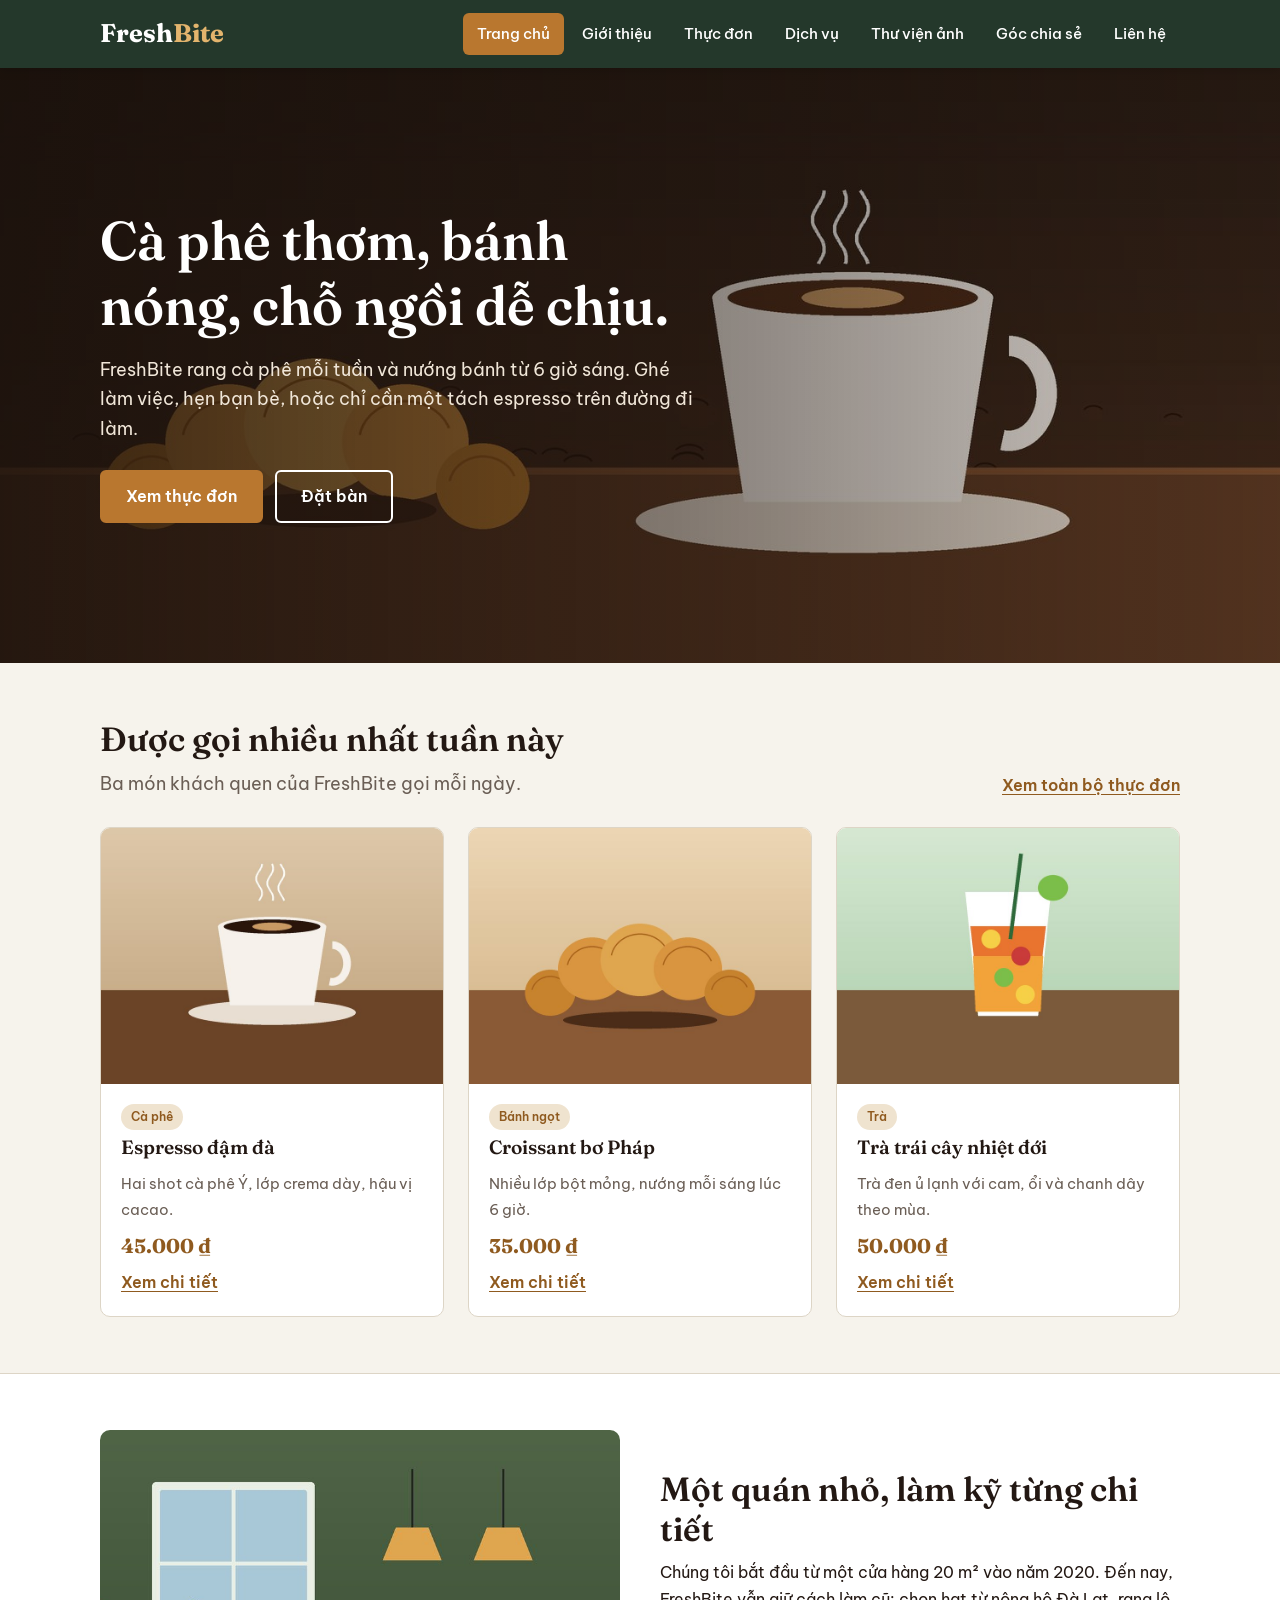
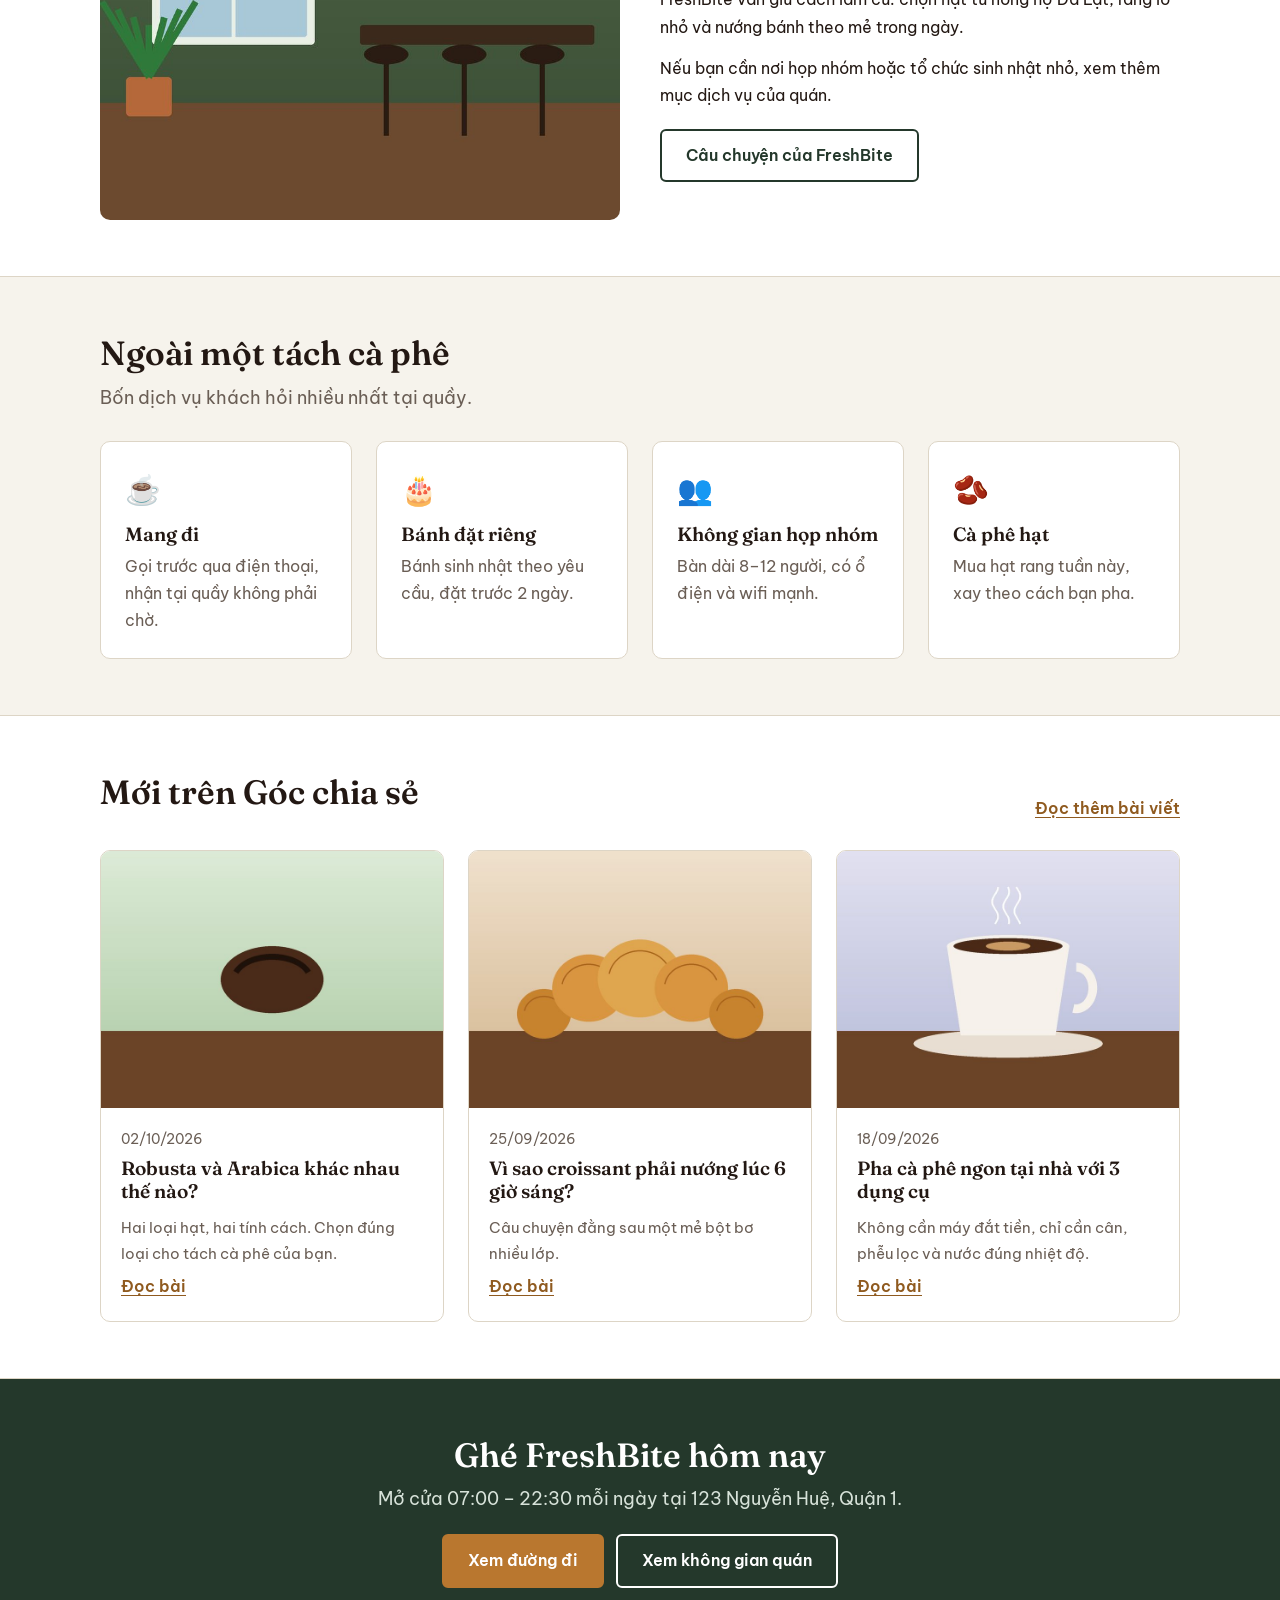
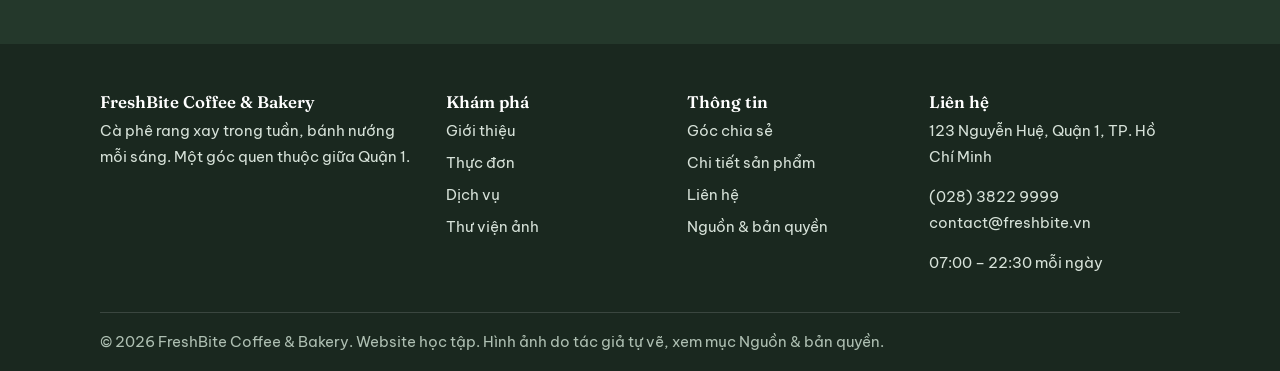
<file: index.html>
<!DOCTYPE html>
<html lang="vi">
<head>
  <meta charset="UTF-8">
  <meta name="viewport" content="width=device-width, initial-scale=1.0">
  <meta name="description" content="FreshBite: cà phê rang xay và bánh nướng mỗi ngày tại Quận 1, TP. Hồ Chí Minh.">
  <title>Trang chủ | FreshBite Coffee &amp; Bakery</title>
  <link rel="preconnect" href="https://fonts.googleapis.com">
  <link rel="preconnect" href="https://fonts.gstatic.com" crossorigin>
  <link href="https://fonts.googleapis.com/css2?family=Be+Vietnam+Pro:wght@400;500;600&amp;family=Fraunces:opsz,wght@9..144,600;9..144,700&amp;display=swap" rel="stylesheet">
  <link rel="stylesheet" href="css/style.css">
</head>
<body>

  <header class="site-header">
    <div class="wrap bar">
      <a href="index.html" class="logo">Fresh<span>Bite</span></a>
      <input type="checkbox" id="nav-toggle" class="nav-toggle" aria-label="Mở menu">
      <label for="nav-toggle" class="burger" aria-hidden="true"><span></span></label>
      <nav class="site-nav" aria-label="Điều hướng chính">
        <ul class="nav-list">
          <li><a href="index.html" aria-current="page">Trang chủ</a></li>
          <li><a href="about.html">Giới thiệu</a></li>
          <li><a href="products.html">Thực đơn</a></li>
          <li><a href="services.html">Dịch vụ</a></li>
          <li><a href="gallery.html">Thư viện ảnh</a></li>
          <li><a href="blog.html">Góc chia sẻ</a></li>
          <li><a href="contact.html">Liên hệ</a></li>
        </ul>
      </nav>
    </div>
  </header>

  <main>
    <section class="hero">
      <div class="wrap">
        <h1>Cà phê thơm, bánh nóng, chỗ ngồi dễ chịu.</h1>
        <p>FreshBite rang cà phê mỗi tuần và nướng bánh từ 6 giờ sáng. Ghé làm việc, hẹn bạn bè, hoặc chỉ cần một tách espresso trên đường đi làm.</p>
        <div class="actions">
          <a href="products.html" class="btn">Xem thực đơn</a>
          <a href="contact.html" class="btn ghost">Đặt bàn</a>
        </div>
      </div>
    </section>

    <section class="section">
      <div class="wrap">
        <div class="section-head row">
          <div>
            <h2>Được gọi nhiều nhất tuần này</h2>
            <p class="lead">Ba món khách quen của FreshBite gọi mỗi ngày.</p>
          </div>
          <a href="products.html" class="link">Xem toàn bộ thực đơn</a>
        </div>
        <div class="grid cols-3">
        <article class="card">
          <img src="images/product1.jpg" alt="Tách espresso nóng trên đĩa sứ" loading="lazy">
          <div class="card-body">
            <span class="tag">Cà phê</span>
            <h3>Espresso đậm đà</h3>
            <p>Hai shot cà phê Ý, lớp crema dày, hậu vị cacao.</p>
            <span class="price">45.000 ₫</span>
            <a href="details.html" class="link">Xem chi tiết</a>
          </div>
        </article>
        <article class="card">
          <img src="images/product2.jpg" alt="Bánh croissant bơ vàng giòn" loading="lazy">
          <div class="card-body">
            <span class="tag">Bánh ngọt</span>
            <h3>Croissant bơ Pháp</h3>
            <p>Nhiều lớp bột mỏng, nướng mỗi sáng lúc 6 giờ.</p>
            <span class="price">35.000 ₫</span>
            <a href="details.html" class="link">Xem chi tiết</a>
          </div>
        </article>
        <article class="card">
          <img src="images/product3.jpg" alt="Ly trà trái cây nhiệt đới nhiều màu" loading="lazy">
          <div class="card-body">
            <span class="tag">Trà</span>
            <h3>Trà trái cây nhiệt đới</h3>
            <p>Trà đen ủ lạnh với cam, ổi và chanh dây theo mùa.</p>
            <span class="price">50.000 ₫</span>
            <a href="details.html" class="link">Xem chi tiết</a>
          </div>
        </article>
        </div>
      </div>
    </section>

    <section class="section alt">
      <div class="wrap split">
        <img src="images/about.jpg" alt="Không gian quán với cửa sổ lớn, đèn vàng và quầy bar" loading="lazy">
        <div>
          <h2>Một quán nhỏ, làm kỹ từng chi tiết</h2>
          <p>Chúng tôi bắt đầu từ một cửa hàng 20 m² vào năm 2020. Đến nay, FreshBite vẫn giữ cách làm cũ: chọn hạt từ nông hộ Đà Lạt, rang lô nhỏ và nướng bánh theo mẻ trong ngày.</p>
          <p>Nếu bạn cần nơi họp nhóm hoặc tổ chức sinh nhật nhỏ, xem thêm mục dịch vụ của quán.</p>
          <p style="margin-top:1.2rem"><a href="about.html" class="btn ghost on-light">Câu chuyện của FreshBite</a></p>
        </div>
      </div>
    </section>

    <section class="section">
      <div class="wrap">
        <div class="section-head">
          <h2>Ngoài một tách cà phê</h2>
          <p class="lead">Bốn dịch vụ khách hỏi nhiều nhất tại quầy.</p>
        </div>
        <div class="grid cols-4">
          <a href="services.html" class="card plain"><div class="icon" aria-hidden="true">☕</div><h3>Mang đi</h3><p class="muted">Gọi trước qua điện thoại, nhận tại quầy không phải chờ.</p></a>
          <a href="services.html" class="card plain"><div class="icon" aria-hidden="true">🎂</div><h3>Bánh đặt riêng</h3><p class="muted">Bánh sinh nhật theo yêu cầu, đặt trước 2 ngày.</p></a>
          <a href="services.html" class="card plain"><div class="icon" aria-hidden="true">👥</div><h3>Không gian họp nhóm</h3><p class="muted">Bàn dài 8–12 người, có ổ điện và wifi mạnh.</p></a>
          <a href="services.html" class="card plain"><div class="icon" aria-hidden="true">🫘</div><h3>Cà phê hạt</h3><p class="muted">Mua hạt rang tuần này, xay theo cách bạn pha.</p></a>
        </div>
      </div>
    </section>

    <section class="section alt">
      <div class="wrap">
        <div class="section-head row">
          <h2>Mới trên Góc chia sẻ</h2>
          <a href="blog.html" class="link">Đọc thêm bài viết</a>
        </div>
        <div class="grid cols-3">
          <article class="card"><img src="images/blog1.jpg" alt="Một hạt cà phê rang đặt trên bàn gỗ" loading="lazy"><div class="card-body"><span class="post-meta">02/10/2026</span><h3>Robusta và Arabica khác nhau thế nào?</h3><p>Hai loại hạt, hai tính cách. Chọn đúng loại cho tách cà phê của bạn.</p><a href="blog.html" class="link">Đọc bài</a></div></article>
          <article class="card"><img src="images/blog2.jpg" alt="Bánh croissant vàng giòn" loading="lazy"><div class="card-body"><span class="post-meta">25/09/2026</span><h3>Vì sao croissant phải nướng lúc 6 giờ sáng?</h3><p>Câu chuyện đằng sau một mẻ bột bơ nhiều lớp.</p><a href="blog.html" class="link">Đọc bài</a></div></article>
          <article class="card"><img src="images/blog3.jpg" alt="Tách cà phê bốc khói" loading="lazy"><div class="card-body"><span class="post-meta">18/09/2026</span><h3>Pha cà phê ngon tại nhà với 3 dụng cụ</h3><p>Không cần máy đắt tiền, chỉ cần cân, phễu lọc và nước đúng nhiệt độ.</p><a href="blog.html" class="link">Đọc bài</a></div></article>
        </div>
      </div>
    </section>

    <section class="section dark cta">
      <div class="wrap">
        <h2>Ghé FreshBite hôm nay</h2>
        <p class="lead" style="margin-inline:auto">Mở cửa 07:00 – 22:30 mỗi ngày tại 123 Nguyễn Huệ, Quận 1.</p>
        <div class="actions">
          <a href="contact.html" class="btn">Xem đường đi</a>
          <a href="gallery.html" class="btn ghost">Xem không gian quán</a>
        </div>
      </div>
    </section>
  </main>

  <footer class="site-footer">
    <div class="wrap">
      <div class="footer-grid">
        <div>
          <h3>FreshBite Coffee &amp; Bakery</h3>
          <p>Cà phê rang xay trong tuần, bánh nướng mỗi sáng. Một góc quen thuộc giữa Quận 1.</p>
        </div>
        <div>
          <h3>Khám phá</h3>
          <ul>
            <li><a href="about.html">Giới thiệu</a></li>
            <li><a href="products.html">Thực đơn</a></li>
            <li><a href="services.html">Dịch vụ</a></li>
            <li><a href="gallery.html">Thư viện ảnh</a></li>
          </ul>
        </div>
        <div>
          <h3>Thông tin</h3>
          <ul>
            <li><a href="blog.html">Góc chia sẻ</a></li>
            <li><a href="details.html">Chi tiết sản phẩm</a></li>
            <li><a href="contact.html">Liên hệ</a></li>
            <li><a href="about.html#nguon">Nguồn &amp; bản quyền</a></li>
          </ul>
        </div>
        <div>
          <h3>Liên hệ</h3>
          <p>123 Nguyễn Huệ, Quận 1, TP. Hồ Chí Minh</p>
          <p>(028) 3822 9999<br>contact@freshbite.vn</p>
          <p>07:00 – 22:30 mỗi ngày</p>
        </div>
      </div>
      <p class="copyright">&copy; 2026 FreshBite Coffee &amp; Bakery. Website học tập. Hình ảnh do tác giả tự vẽ, xem mục <a href="about.html#nguon">Nguồn &amp; bản quyền</a>.</p>
    </div>
  </footer>

</body>
</html>
</file>
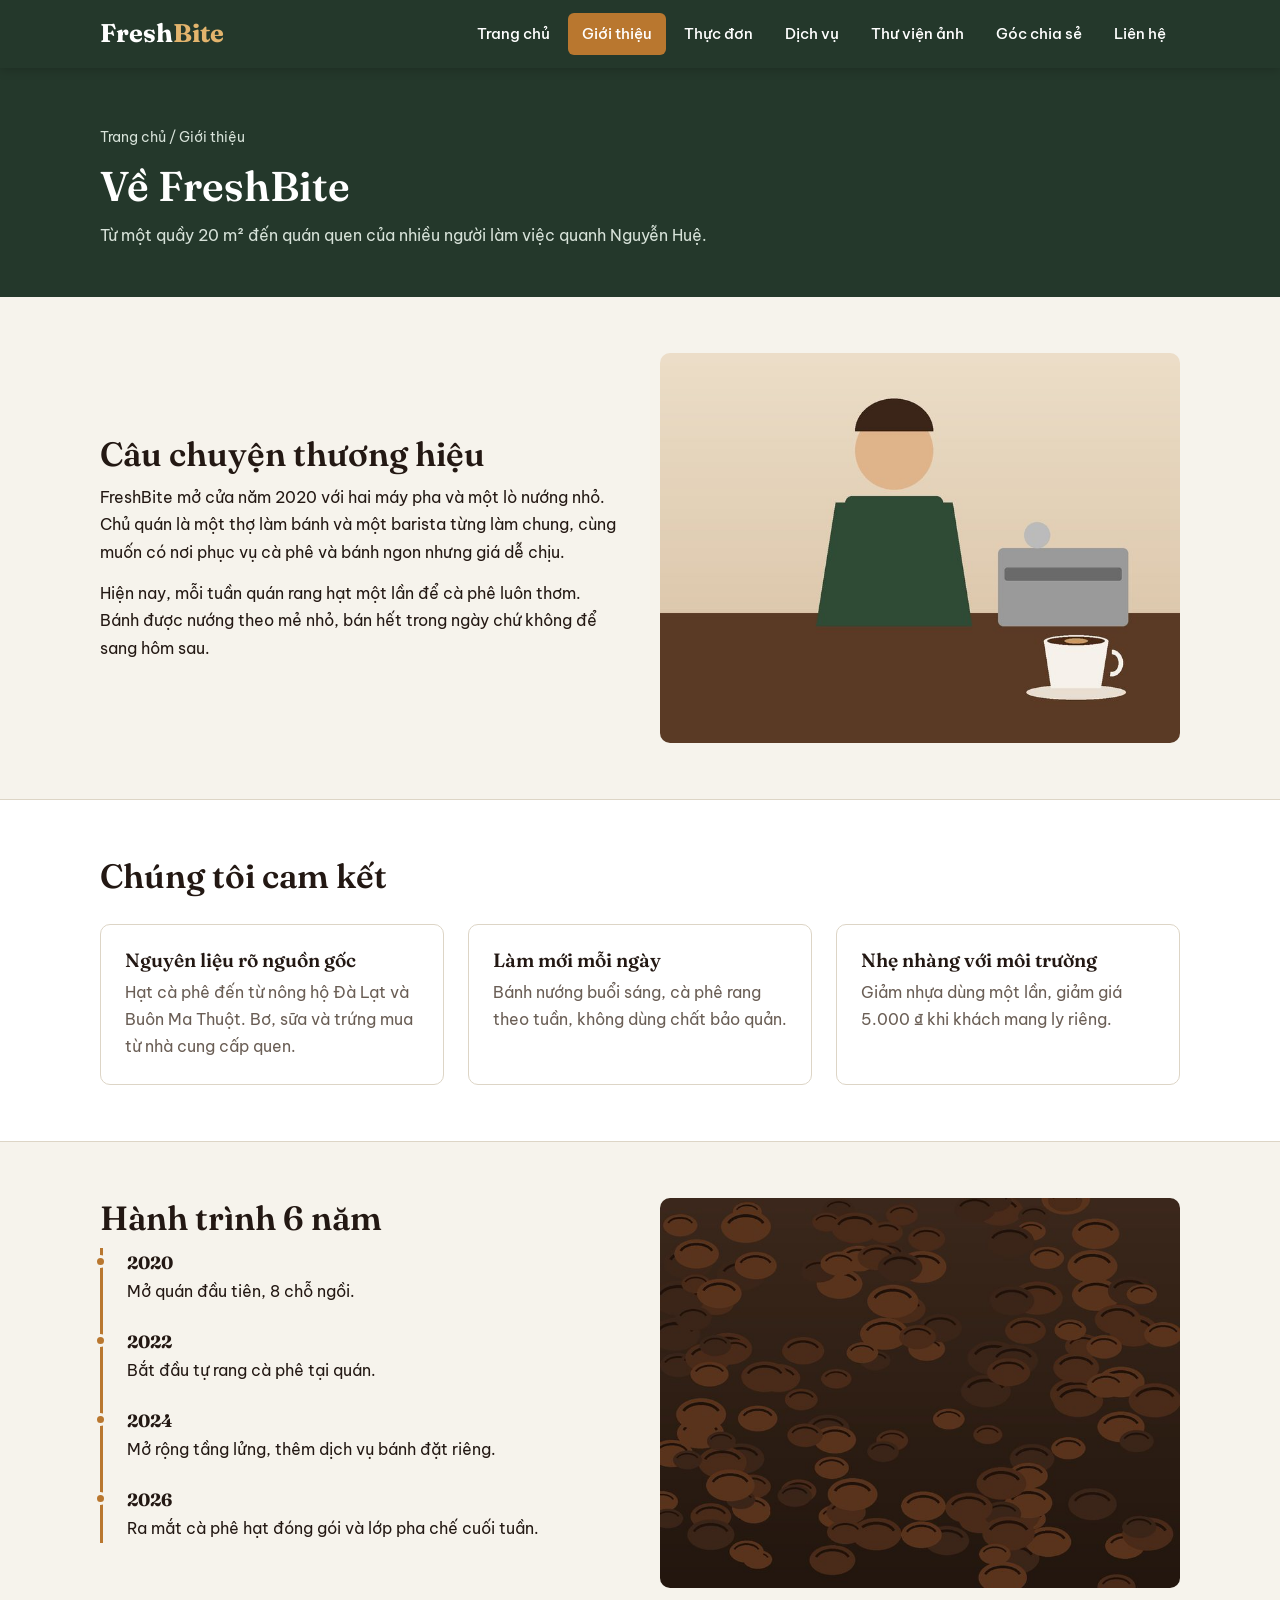
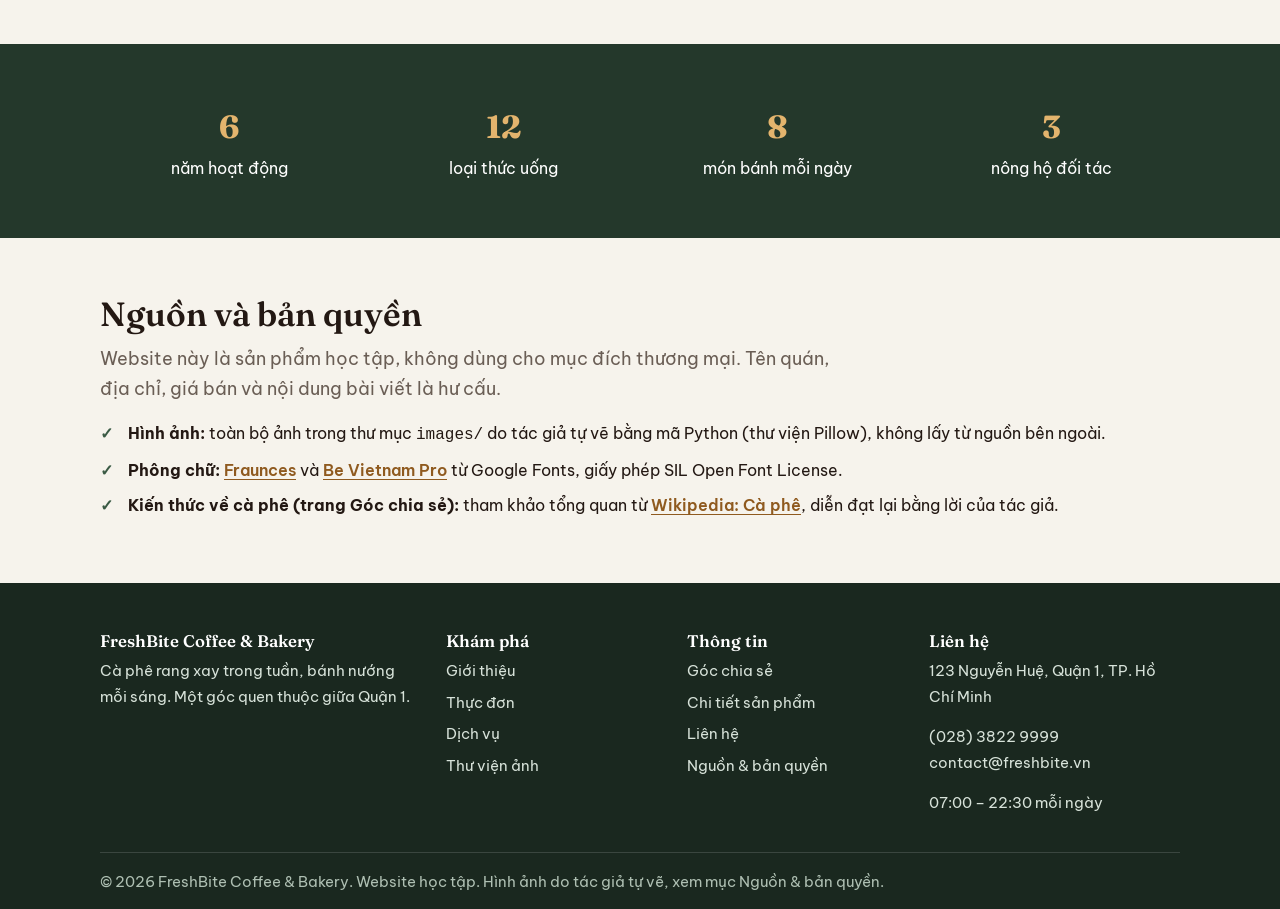
<file: about.html>
<!DOCTYPE html>
<html lang="vi">
<head>
  <meta charset="UTF-8">
  <meta name="viewport" content="width=device-width, initial-scale=1.0">
  <meta name="description" content="Câu chuyện, giá trị và đội ngũ của FreshBite Coffee & Bakery.">
  <title>Giới thiệu | FreshBite Coffee &amp; Bakery</title>
  <link rel="preconnect" href="https://fonts.googleapis.com">
  <link rel="preconnect" href="https://fonts.gstatic.com" crossorigin>
  <link href="https://fonts.googleapis.com/css2?family=Be+Vietnam+Pro:wght@400;500;600&amp;family=Fraunces:opsz,wght@9..144,600;9..144,700&amp;display=swap" rel="stylesheet">
  <link rel="stylesheet" href="css/style.css">
</head>
<body>

  <header class="site-header">
    <div class="wrap bar">
      <a href="index.html" class="logo">Fresh<span>Bite</span></a>
      <input type="checkbox" id="nav-toggle" class="nav-toggle" aria-label="Mở menu">
      <label for="nav-toggle" class="burger" aria-hidden="true"><span></span></label>
      <nav class="site-nav" aria-label="Điều hướng chính">
        <ul class="nav-list">
          <li><a href="index.html">Trang chủ</a></li>
          <li><a href="about.html" aria-current="page">Giới thiệu</a></li>
          <li><a href="products.html">Thực đơn</a></li>
          <li><a href="services.html">Dịch vụ</a></li>
          <li><a href="gallery.html">Thư viện ảnh</a></li>
          <li><a href="blog.html">Góc chia sẻ</a></li>
          <li><a href="contact.html">Liên hệ</a></li>
        </ul>
      </nav>
    </div>
  </header>

  <main>
    <section class="page-hero">
      <div class="wrap">
        <p class="crumbs"><a href="index.html">Trang chủ</a> / Giới thiệu</p>
        <h1>Về FreshBite</h1>
        <p>Từ một quầy 20 m² đến quán quen của nhiều người làm việc quanh Nguyễn Huệ.</p>
      </div>
    </section>

    <section class="section">
      <div class="wrap split">
        <div>
          <h2>Câu chuyện thương hiệu</h2>
          <p>FreshBite mở cửa năm 2020 với hai máy pha và một lò nướng nhỏ. Chủ quán là một thợ làm bánh và một barista từng làm chung, cùng muốn có nơi phục vụ cà phê và bánh ngon nhưng giá dễ chịu.</p>
          <p>Hiện nay, mỗi tuần quán rang hạt một lần để cà phê luôn thơm. Bánh được nướng theo mẻ nhỏ, bán hết trong ngày chứ không để sang hôm sau.</p>
        </div>
        <img src="images/barista.jpg" alt="Barista đứng cạnh máy pha cà phê" loading="lazy">
      </div>
    </section>

    <section class="section alt">
      <div class="wrap">
        <div class="section-head"><h2>Chúng tôi cam kết</h2></div>
        <div class="grid cols-3">
          <div class="card plain"><h3>Nguyên liệu rõ nguồn gốc</h3><p class="muted">Hạt cà phê đến từ nông hộ Đà Lạt và Buôn Ma Thuột. Bơ, sữa và trứng mua từ nhà cung cấp quen.</p></div>
          <div class="card plain"><h3>Làm mới mỗi ngày</h3><p class="muted">Bánh nướng buổi sáng, cà phê rang theo tuần, không dùng chất bảo quản.</p></div>
          <div class="card plain"><h3>Nhẹ nhàng với môi trường</h3><p class="muted">Giảm nhựa dùng một lần, giảm giá 5.000 ₫ khi khách mang ly riêng.</p></div>
        </div>
      </div>
    </section>

    <section class="section">
      <div class="wrap split top">
        <div>
          <h2>Hành trình 6 năm</h2>
          <ul class="timeline">
            <li><strong>2020</strong><br>Mở quán đầu tiên, 8 chỗ ngồi.</li>
            <li><strong>2022</strong><br>Bắt đầu tự rang cà phê tại quán.</li>
            <li><strong>2024</strong><br>Mở rộng tầng lửng, thêm dịch vụ bánh đặt riêng.</li>
            <li><strong>2026</strong><br>Ra mắt cà phê hạt đóng gói và lớp pha chế cuối tuần.</li>
          </ul>
        </div>
        <img src="images/beans.jpg" alt="Những hạt cà phê rang màu nâu đậm" loading="lazy">
      </div>
    </section>

    <section class="section dark">
      <div class="wrap">
        <div class="stats">
          <div><strong>6</strong>năm hoạt động</div>
          <div><strong>12</strong>loại thức uống</div>
          <div><strong>8</strong>món bánh mỗi ngày</div>
          <div><strong>3</strong>nông hộ đối tác</div>
        </div>
      </div>
    </section>

    <section class="section" id="nguon">
      <div class="wrap">
        <h2>Nguồn và bản quyền</h2>
        <p class="lead">Website này là sản phẩm học tập, không dùng cho mục đích thương mại. Tên quán, địa chỉ, giá bán và nội dung bài viết là hư cấu.</p>
        <ul class="source-list check-list" style="margin-top:1rem">
          <li><strong>Hình ảnh:</strong> toàn bộ ảnh trong thư mục <code>images/</code> do tác giả tự vẽ bằng mã Python (thư viện Pillow), không lấy từ nguồn bên ngoài.</li>
          <li><strong>Phông chữ:</strong> <a class="link" href="https://fonts.google.com/specimen/Fraunces" target="_blank" rel="noopener">Fraunces</a> và <a class="link" href="https://fonts.google.com/specimen/Be+Vietnam+Pro" target="_blank" rel="noopener">Be Vietnam Pro</a> từ Google Fonts, giấy phép SIL Open Font License.</li>
          <li><strong>Kiến thức về cà phê (trang Góc chia sẻ):</strong> tham khảo tổng quan từ <a class="link" href="https://vi.wikipedia.org/wiki/C%C3%A0_ph%C3%AA" target="_blank" rel="noopener">Wikipedia: Cà phê</a>, diễn đạt lại bằng lời của tác giả.</li>
        </ul>
      </div>
    </section>
  </main>

  <footer class="site-footer">
    <div class="wrap">
      <div class="footer-grid">
        <div>
          <h3>FreshBite Coffee &amp; Bakery</h3>
          <p>Cà phê rang xay trong tuần, bánh nướng mỗi sáng. Một góc quen thuộc giữa Quận 1.</p>
        </div>
        <div>
          <h3>Khám phá</h3>
          <ul>
            <li><a href="about.html">Giới thiệu</a></li>
            <li><a href="products.html">Thực đơn</a></li>
            <li><a href="services.html">Dịch vụ</a></li>
            <li><a href="gallery.html">Thư viện ảnh</a></li>
          </ul>
        </div>
        <div>
          <h3>Thông tin</h3>
          <ul>
            <li><a href="blog.html">Góc chia sẻ</a></li>
            <li><a href="details.html">Chi tiết sản phẩm</a></li>
            <li><a href="contact.html">Liên hệ</a></li>
            <li><a href="about.html#nguon">Nguồn &amp; bản quyền</a></li>
          </ul>
        </div>
        <div>
          <h3>Liên hệ</h3>
          <p>123 Nguyễn Huệ, Quận 1, TP. Hồ Chí Minh</p>
          <p>(028) 3822 9999<br>contact@freshbite.vn</p>
          <p>07:00 – 22:30 mỗi ngày</p>
        </div>
      </div>
      <p class="copyright">&copy; 2026 FreshBite Coffee &amp; Bakery. Website học tập. Hình ảnh do tác giả tự vẽ, xem mục <a href="about.html#nguon">Nguồn &amp; bản quyền</a>.</p>
    </div>
  </footer>

</body>
</html>
</file>
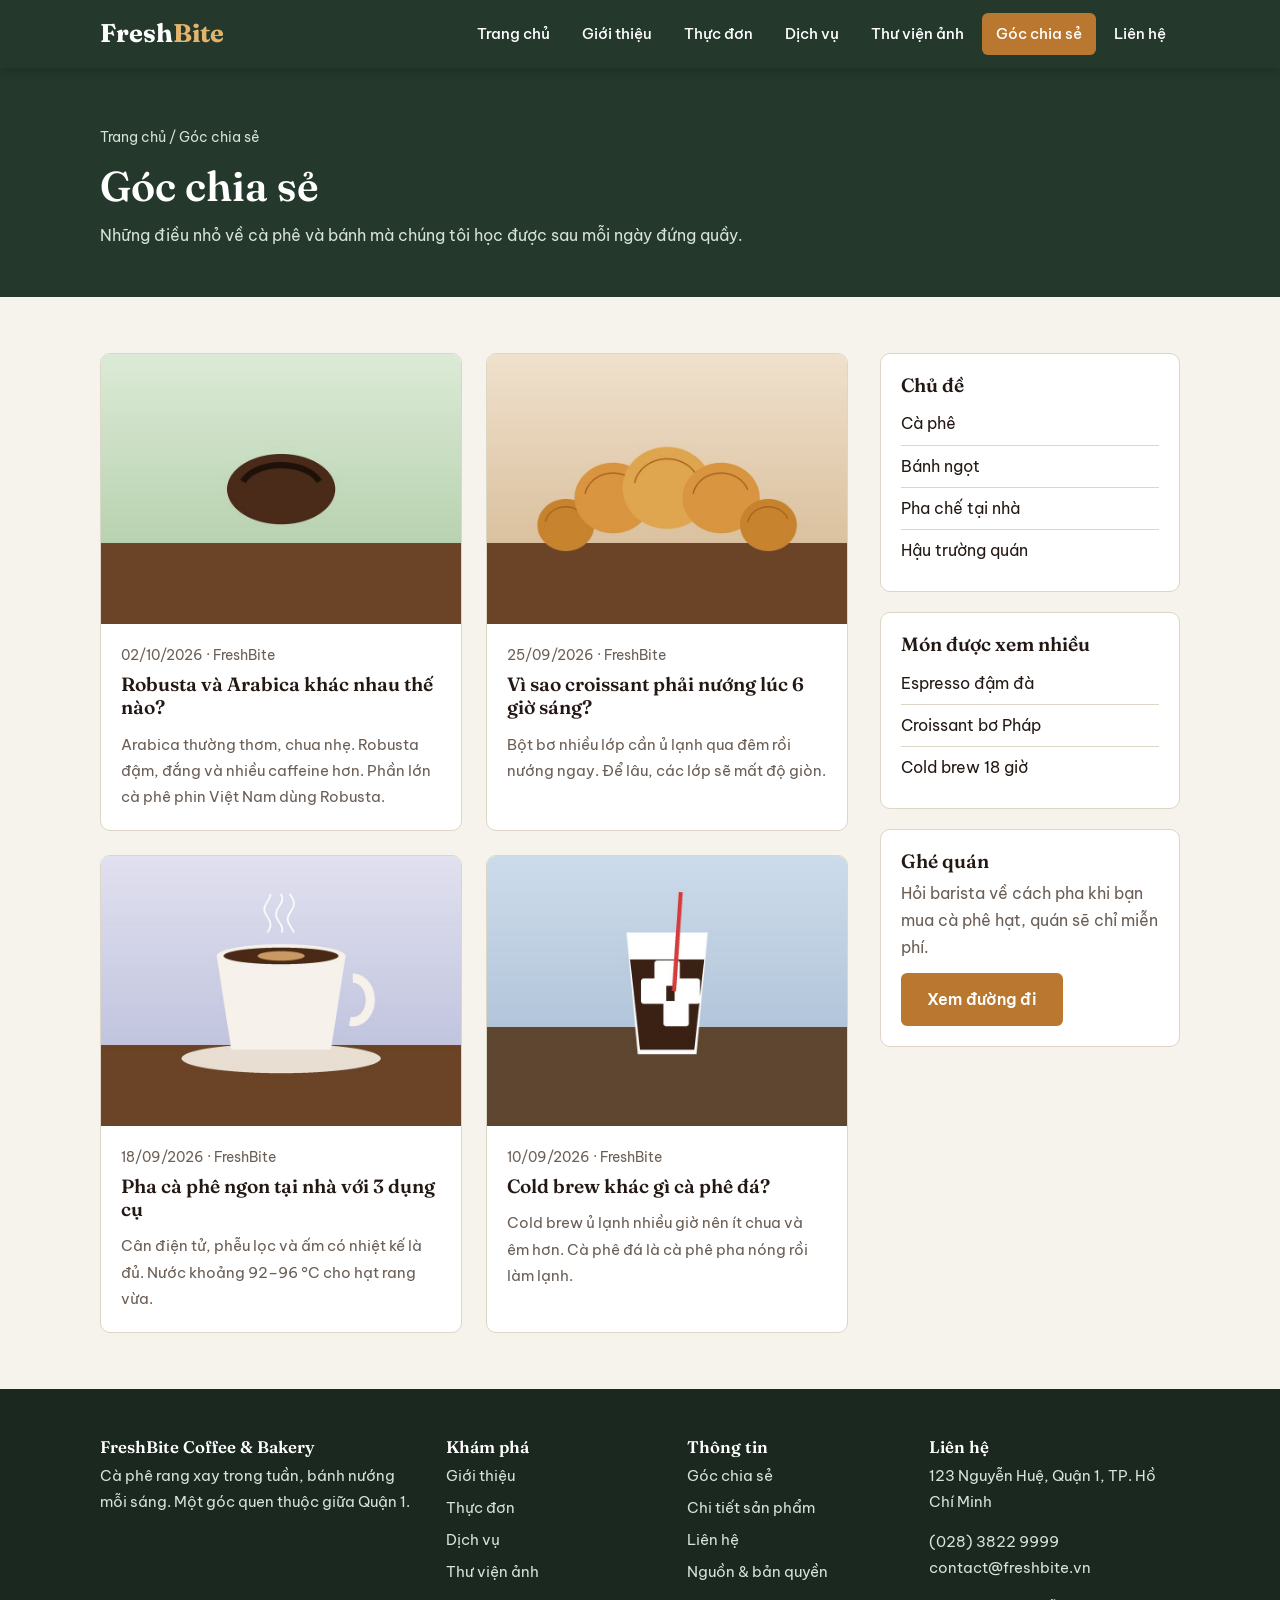
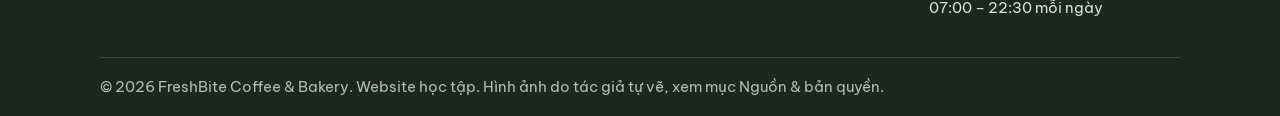
<file: blog.html>
<!DOCTYPE html>
<html lang="vi">
<head>
  <meta charset="UTF-8">
  <meta name="viewport" content="width=device-width, initial-scale=1.0">
  <meta name="description" content="Bài viết về cà phê, bánh ngọt và cách pha chế từ đội ngũ FreshBite.">
  <title>Góc chia sẻ | FreshBite Coffee &amp; Bakery</title>
  <link rel="preconnect" href="https://fonts.googleapis.com">
  <link rel="preconnect" href="https://fonts.gstatic.com" crossorigin>
  <link href="https://fonts.googleapis.com/css2?family=Be+Vietnam+Pro:wght@400;500;600&amp;family=Fraunces:opsz,wght@9..144,600;9..144,700&amp;display=swap" rel="stylesheet">
  <link rel="stylesheet" href="css/style.css">
</head>
<body>

  <header class="site-header">
    <div class="wrap bar">
      <a href="index.html" class="logo">Fresh<span>Bite</span></a>
      <input type="checkbox" id="nav-toggle" class="nav-toggle" aria-label="Mở menu">
      <label for="nav-toggle" class="burger" aria-hidden="true"><span></span></label>
      <nav class="site-nav" aria-label="Điều hướng chính">
        <ul class="nav-list">
          <li><a href="index.html">Trang chủ</a></li>
          <li><a href="about.html">Giới thiệu</a></li>
          <li><a href="products.html">Thực đơn</a></li>
          <li><a href="services.html">Dịch vụ</a></li>
          <li><a href="gallery.html">Thư viện ảnh</a></li>
          <li><a href="blog.html" aria-current="page">Góc chia sẻ</a></li>
          <li><a href="contact.html">Liên hệ</a></li>
        </ul>
      </nav>
    </div>
  </header>

  <main>
    <section class="page-hero">
      <div class="wrap">
        <p class="crumbs"><a href="index.html">Trang chủ</a> / Góc chia sẻ</p>
        <h1>Góc chia sẻ</h1>
        <p>Những điều nhỏ về cà phê và bánh mà chúng tôi học được sau mỗi ngày đứng quầy.</p>
      </div>
    </section>

    <section class="section">
      <div class="wrap blog-layout">
        <div>
          <div class="grid cols-2">
          <article class="card"><img src="images/blog1.jpg" alt="Hạt cà phê rang" loading="lazy"><div class="card-body"><span class="post-meta">02/10/2026 · FreshBite</span><h3>Robusta và Arabica khác nhau thế nào?</h3><p>Arabica thường thơm, chua nhẹ. Robusta đậm, đắng và nhiều caffeine hơn. Phần lớn cà phê phin Việt Nam dùng Robusta.</p></div></article>
          <article class="card"><img src="images/blog2.jpg" alt="Bánh croissant" loading="lazy"><div class="card-body"><span class="post-meta">25/09/2026 · FreshBite</span><h3>Vì sao croissant phải nướng lúc 6 giờ sáng?</h3><p>Bột bơ nhiều lớp cần ủ lạnh qua đêm rồi nướng ngay. Để lâu, các lớp sẽ mất độ giòn.</p></div></article>
          <article class="card"><img src="images/blog3.jpg" alt="Tách cà phê bốc khói" loading="lazy"><div class="card-body"><span class="post-meta">18/09/2026 · FreshBite</span><h3>Pha cà phê ngon tại nhà với 3 dụng cụ</h3><p>Cân điện tử, phễu lọc và ấm có nhiệt kế là đủ. Nước khoảng 92–96 °C cho hạt rang vừa.</p></div></article>
          <article class="card"><img src="images/product5.jpg" alt="Ly cold brew" loading="lazy"><div class="card-body"><span class="post-meta">10/09/2026 · FreshBite</span><h3>Cold brew khác gì cà phê đá?</h3><p>Cold brew ủ lạnh nhiều giờ nên ít chua và êm hơn. Cà phê đá là cà phê pha nóng rồi làm lạnh.</p></div></article>
          </div>
        </div>
        <aside class="sidebar" aria-label="Thanh bên">
          <div class="box"><h3>Chủ đề</h3><ul><li><a href="blog.html">Cà phê</a></li><li><a href="blog.html">Bánh ngọt</a></li><li><a href="blog.html">Pha chế tại nhà</a></li><li><a href="blog.html">Hậu trường quán</a></li></ul></div>
          <div class="box"><h3>Món được xem nhiều</h3><ul><li><a href="details.html">Espresso đậm đà</a></li><li><a href="products.html">Croissant bơ Pháp</a></li><li><a href="products.html">Cold brew 18 giờ</a></li></ul></div>
          <div class="box"><h3>Ghé quán</h3><p class="muted">Hỏi barista về cách pha khi bạn mua cà phê hạt, quán sẽ chỉ miễn phí.</p><p style="margin-top:12px"><a href="contact.html" class="btn">Xem đường đi</a></p></div>
        </aside>
      </div>
    </section>
  </main>

  <footer class="site-footer">
    <div class="wrap">
      <div class="footer-grid">
        <div>
          <h3>FreshBite Coffee &amp; Bakery</h3>
          <p>Cà phê rang xay trong tuần, bánh nướng mỗi sáng. Một góc quen thuộc giữa Quận 1.</p>
        </div>
        <div>
          <h3>Khám phá</h3>
          <ul>
            <li><a href="about.html">Giới thiệu</a></li>
            <li><a href="products.html">Thực đơn</a></li>
            <li><a href="services.html">Dịch vụ</a></li>
            <li><a href="gallery.html">Thư viện ảnh</a></li>
          </ul>
        </div>
        <div>
          <h3>Thông tin</h3>
          <ul>
            <li><a href="blog.html">Góc chia sẻ</a></li>
            <li><a href="details.html">Chi tiết sản phẩm</a></li>
            <li><a href="contact.html">Liên hệ</a></li>
            <li><a href="about.html#nguon">Nguồn &amp; bản quyền</a></li>
          </ul>
        </div>
        <div>
          <h3>Liên hệ</h3>
          <p>123 Nguyễn Huệ, Quận 1, TP. Hồ Chí Minh</p>
          <p>(028) 3822 9999<br>contact@freshbite.vn</p>
          <p>07:00 – 22:30 mỗi ngày</p>
        </div>
      </div>
      <p class="copyright">&copy; 2026 FreshBite Coffee &amp; Bakery. Website học tập. Hình ảnh do tác giả tự vẽ, xem mục <a href="about.html#nguon">Nguồn &amp; bản quyền</a>.</p>
    </div>
  </footer>

</body>
</html>
</file>
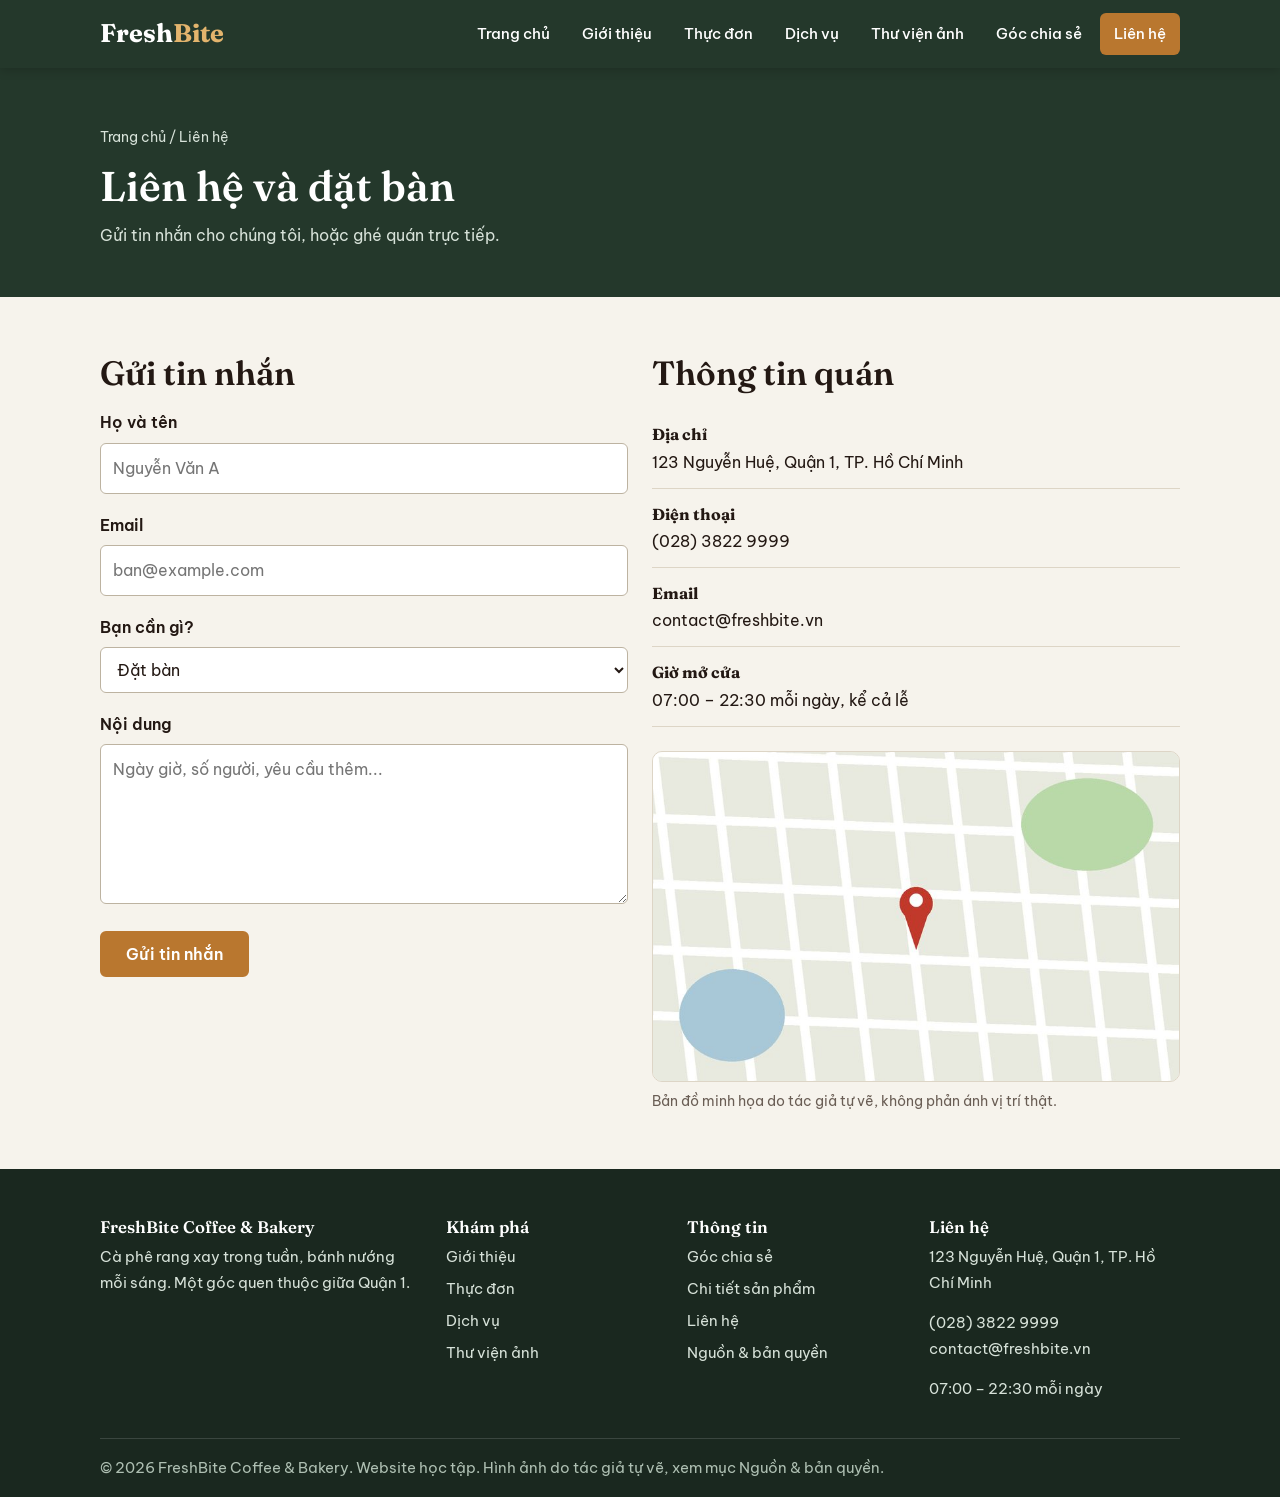
<file: contact.html>
<!DOCTYPE html>
<html lang="vi">
<head>
  <meta charset="UTF-8">
  <meta name="viewport" content="width=device-width, initial-scale=1.0">
  <meta name="description" content="Địa chỉ, giờ mở cửa và biểu mẫu liên hệ của FreshBite Coffee & Bakery.">
  <title>Liên hệ | FreshBite Coffee &amp; Bakery</title>
  <link rel="preconnect" href="https://fonts.googleapis.com">
  <link rel="preconnect" href="https://fonts.gstatic.com" crossorigin>
  <link href="https://fonts.googleapis.com/css2?family=Be+Vietnam+Pro:wght@400;500;600&amp;family=Fraunces:opsz,wght@9..144,600;9..144,700&amp;display=swap" rel="stylesheet">
  <link rel="stylesheet" href="css/style.css">
</head>
<body>

  <header class="site-header">
    <div class="wrap bar">
      <a href="index.html" class="logo">Fresh<span>Bite</span></a>
      <input type="checkbox" id="nav-toggle" class="nav-toggle" aria-label="Mở menu">
      <label for="nav-toggle" class="burger" aria-hidden="true"><span></span></label>
      <nav class="site-nav" aria-label="Điều hướng chính">
        <ul class="nav-list">
          <li><a href="index.html">Trang chủ</a></li>
          <li><a href="about.html">Giới thiệu</a></li>
          <li><a href="products.html">Thực đơn</a></li>
          <li><a href="services.html">Dịch vụ</a></li>
          <li><a href="gallery.html">Thư viện ảnh</a></li>
          <li><a href="blog.html">Góc chia sẻ</a></li>
          <li><a href="contact.html" aria-current="page">Liên hệ</a></li>
        </ul>
      </nav>
    </div>
  </header>

  <main>
    <section class="page-hero">
      <div class="wrap">
        <p class="crumbs"><a href="index.html">Trang chủ</a> / Liên hệ</p>
        <h1>Liên hệ và đặt bàn</h1>
        <p>Gửi tin nhắn cho chúng tôi, hoặc ghé quán trực tiếp.</p>
      </div>
    </section>

    <section class="section">
      <div class="wrap grid cols-2" style="align-items:start">
        <div>
          <h2>Gửi tin nhắn</h2>
          <form action="#" method="post" style="margin-top:16px">
            <div class="form-group"><label for="name">Họ và tên</label><input type="text" id="name" name="name" placeholder="Nguyễn Văn A" required></div>
            <div class="form-group"><label for="email">Email</label><input type="email" id="email" name="email" placeholder="ban@example.com" required></div>
            <div class="form-group"><label for="topic">Bạn cần gì?</label>
              <select id="topic" name="topic"><option>Đặt bàn</option><option>Đặt bánh riêng</option><option>Mua cà phê hạt</option><option>Góp ý</option></select></div>
            <div class="form-group"><label for="message">Nội dung</label><textarea id="message" name="message" rows="5" placeholder="Ngày giờ, số người, yêu cầu thêm..." required></textarea></div>
            <button type="submit" class="btn">Gửi tin nhắn</button>
          </form>
        </div>
        <div>
          <h2>Thông tin quán</h2>
          <ul class="info-list" style="margin:16px 0 24px">
            <li><strong>Địa chỉ</strong>123 Nguyễn Huệ, Quận 1, TP. Hồ Chí Minh</li>
            <li><strong>Điện thoại</strong>(028) 3822 9999</li>
            <li><strong>Email</strong>contact@freshbite.vn</li>
            <li><strong>Giờ mở cửa</strong>07:00 – 22:30 mỗi ngày, kể cả lễ</li>
          </ul>
          <img src="images/map.jpg" alt="Bản đồ minh họa vị trí quán trên phố Nguyễn Huệ" style="border-radius:10px;border:1px solid var(--line)" loading="lazy">
          <p class="muted" style="font-size:.88rem;margin-top:8px">Bản đồ minh họa do tác giả tự vẽ, không phản ánh vị trí thật.</p>
        </div>
      </div>
    </section>
  </main>

  <footer class="site-footer">
    <div class="wrap">
      <div class="footer-grid">
        <div>
          <h3>FreshBite Coffee &amp; Bakery</h3>
          <p>Cà phê rang xay trong tuần, bánh nướng mỗi sáng. Một góc quen thuộc giữa Quận 1.</p>
        </div>
        <div>
          <h3>Khám phá</h3>
          <ul>
            <li><a href="about.html">Giới thiệu</a></li>
            <li><a href="products.html">Thực đơn</a></li>
            <li><a href="services.html">Dịch vụ</a></li>
            <li><a href="gallery.html">Thư viện ảnh</a></li>
          </ul>
        </div>
        <div>
          <h3>Thông tin</h3>
          <ul>
            <li><a href="blog.html">Góc chia sẻ</a></li>
            <li><a href="details.html">Chi tiết sản phẩm</a></li>
            <li><a href="contact.html">Liên hệ</a></li>
            <li><a href="about.html#nguon">Nguồn &amp; bản quyền</a></li>
          </ul>
        </div>
        <div>
          <h3>Liên hệ</h3>
          <p>123 Nguyễn Huệ, Quận 1, TP. Hồ Chí Minh</p>
          <p>(028) 3822 9999<br>contact@freshbite.vn</p>
          <p>07:00 – 22:30 mỗi ngày</p>
        </div>
      </div>
      <p class="copyright">&copy; 2026 FreshBite Coffee &amp; Bakery. Website học tập. Hình ảnh do tác giả tự vẽ, xem mục <a href="about.html#nguon">Nguồn &amp; bản quyền</a>.</p>
    </div>
  </footer>

</body>
</html>
</file>
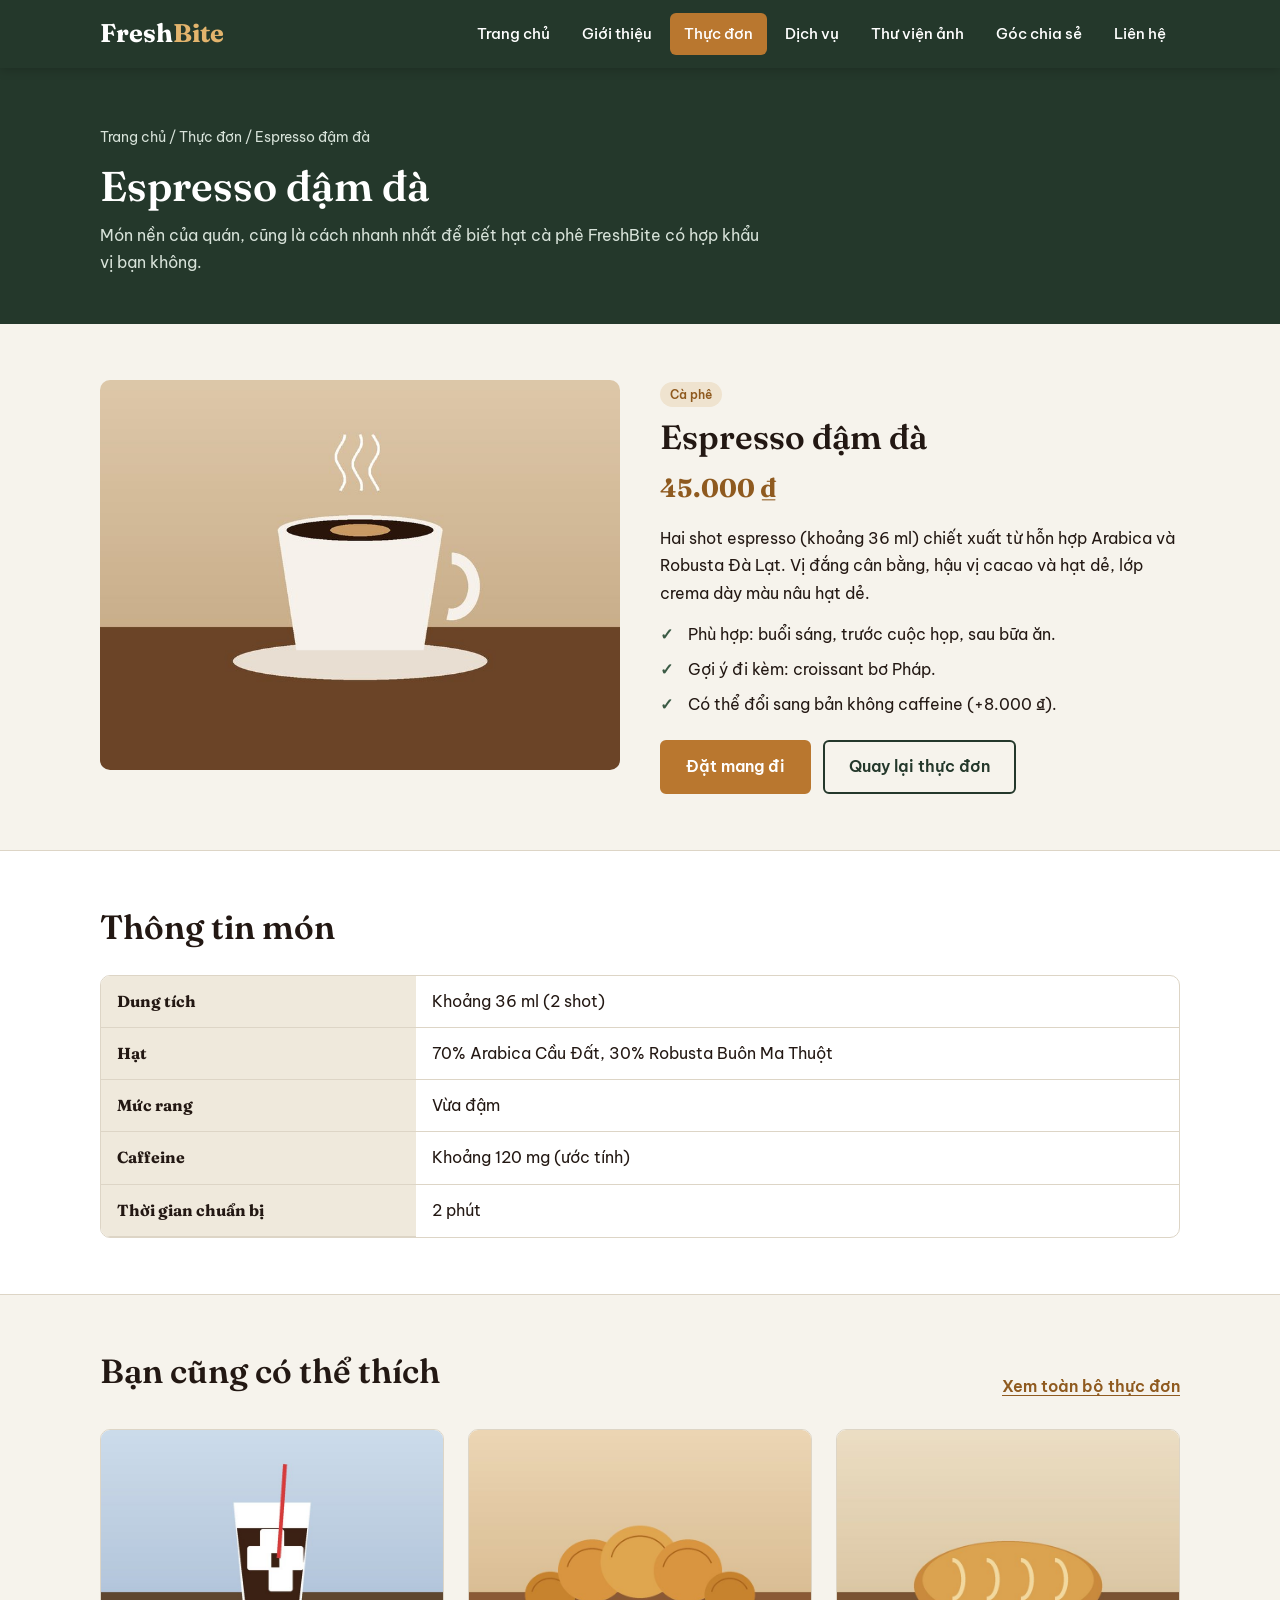
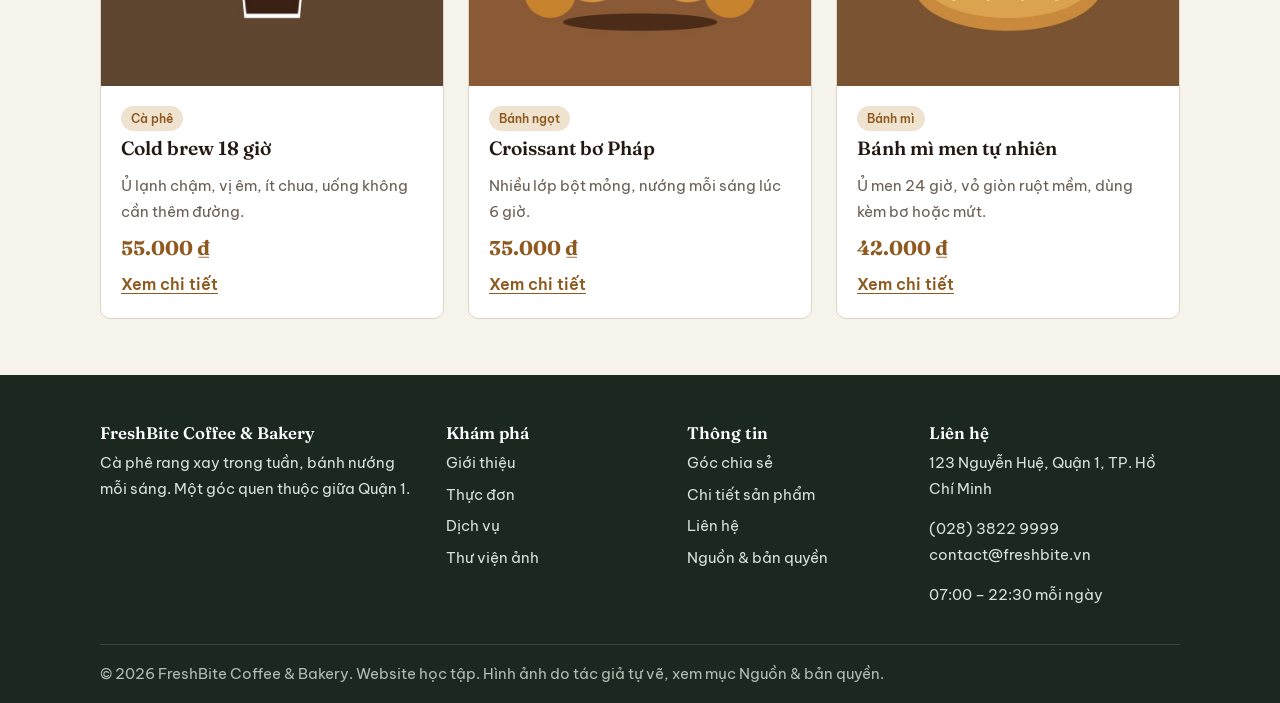
<file: details.html>
<!DOCTYPE html>
<html lang="vi">
<head>
  <meta charset="UTF-8">
  <meta name="viewport" content="width=device-width, initial-scale=1.0">
  <meta name="description" content="Thông tin chi tiết món Espresso đậm đà của FreshBite: nguyên liệu, hương vị, giá.">
  <title>Chi tiết: Espresso đậm đà | FreshBite Coffee &amp; Bakery</title>
  <link rel="preconnect" href="https://fonts.googleapis.com">
  <link rel="preconnect" href="https://fonts.gstatic.com" crossorigin>
  <link href="https://fonts.googleapis.com/css2?family=Be+Vietnam+Pro:wght@400;500;600&amp;family=Fraunces:opsz,wght@9..144,600;9..144,700&amp;display=swap" rel="stylesheet">
  <link rel="stylesheet" href="css/style.css">
</head>
<body>

  <header class="site-header">
    <div class="wrap bar">
      <a href="index.html" class="logo">Fresh<span>Bite</span></a>
      <input type="checkbox" id="nav-toggle" class="nav-toggle" aria-label="Mở menu">
      <label for="nav-toggle" class="burger" aria-hidden="true"><span></span></label>
      <nav class="site-nav" aria-label="Điều hướng chính">
        <ul class="nav-list">
          <li><a href="index.html">Trang chủ</a></li>
          <li><a href="about.html">Giới thiệu</a></li>
          <li><a href="products.html" aria-current="page">Thực đơn</a></li>
          <li><a href="services.html">Dịch vụ</a></li>
          <li><a href="gallery.html">Thư viện ảnh</a></li>
          <li><a href="blog.html">Góc chia sẻ</a></li>
          <li><a href="contact.html">Liên hệ</a></li>
        </ul>
      </nav>
    </div>
  </header>

  <main>
    <section class="page-hero">
      <div class="wrap">
        <p class="crumbs"><a href="index.html">Trang chủ</a> / <a href="products.html">Thực đơn</a> / Espresso đậm đà</p>
        <h1>Espresso đậm đà</h1>
        <p>Món nền của quán, cũng là cách nhanh nhất để biết hạt cà phê FreshBite có hợp khẩu vị bạn không.</p>
      </div>
    </section>

    <section class="section">
      <div class="wrap split top">
        <img src="images/product1.jpg" alt="Tách espresso nóng có lớp crema trên đĩa sứ trắng">
        <div>
          <span class="tag">Cà phê</span>
          <h2 style="margin-top:10px">Espresso đậm đà</h2>
          <p class="price" style="font-size:1.6rem;margin:6px 0 14px">45.000 ₫</p>
          <p>Hai shot espresso (khoảng 36 ml) chiết xuất từ hỗn hợp Arabica và Robusta Đà Lạt. Vị đắng cân bằng, hậu vị cacao và hạt dẻ, lớp crema dày màu nâu hạt dẻ.</p>
          <ul class="check-list" style="margin-top:14px">
            <li>Phù hợp: buổi sáng, trước cuộc họp, sau bữa ăn.</li>
            <li>Gợi ý đi kèm: croissant bơ Pháp.</li>
            <li>Có thể đổi sang bản không caffeine (+8.000 ₫).</li>
          </ul>
          <div style="display:flex;gap:12px;flex-wrap:wrap;margin-top:22px">
            <a href="contact.html" class="btn">Đặt mang đi</a>
            <a href="products.html" class="btn ghost on-light">Quay lại thực đơn</a>
          </div>
        </div>
      </div>
    </section>

    <section class="section alt">
      <div class="wrap">
        <div class="section-head"><h2>Thông tin món</h2></div>
        <div class="table-scroll">
          <table>
            <tbody>
              <tr><th scope="row">Dung tích</th><td>Khoảng 36 ml (2 shot)</td></tr>
              <tr><th scope="row">Hạt</th><td>70% Arabica Cầu Đất, 30% Robusta Buôn Ma Thuột</td></tr>
              <tr><th scope="row">Mức rang</th><td>Vừa đậm</td></tr>
              <tr><th scope="row">Caffeine</th><td>Khoảng 120 mg (ước tính)</td></tr>
              <tr><th scope="row">Thời gian chuẩn bị</th><td>2 phút</td></tr>
            </tbody>
          </table>
        </div>
      </div>
    </section>

    <section class="section">
      <div class="wrap">
        <div class="section-head row"><h2>Bạn cũng có thể thích</h2><a href="products.html" class="link">Xem toàn bộ thực đơn</a></div>
        <div class="grid cols-3">
        <article class="card">
          <img src="images/product5.jpg" alt="Ly cà phê ủ lạnh có đá viên" loading="lazy">
          <div class="card-body">
            <span class="tag">Cà phê</span>
            <h3>Cold brew 18 giờ</h3>
            <p>Ủ lạnh chậm, vị êm, ít chua, uống không cần thêm đường.</p>
            <span class="price">55.000 ₫</span>
            <a href="details.html" class="link">Xem chi tiết</a>
          </div>
        </article>
        <article class="card">
          <img src="images/product2.jpg" alt="Bánh croissant bơ vàng giòn" loading="lazy">
          <div class="card-body">
            <span class="tag">Bánh ngọt</span>
            <h3>Croissant bơ Pháp</h3>
            <p>Nhiều lớp bột mỏng, nướng mỗi sáng lúc 6 giờ.</p>
            <span class="price">35.000 ₫</span>
            <a href="details.html" class="link">Xem chi tiết</a>
          </div>
        </article>
        <article class="card">
          <img src="images/product6.jpg" alt="Ổ bánh mì nướng vàng" loading="lazy">
          <div class="card-body">
            <span class="tag">Bánh mì</span>
            <h3>Bánh mì men tự nhiên</h3>
            <p>Ủ men 24 giờ, vỏ giòn ruột mềm, dùng kèm bơ hoặc mứt.</p>
            <span class="price">42.000 ₫</span>
            <a href="details.html" class="link">Xem chi tiết</a>
          </div>
        </article>
        </div>
      </div>
    </section>
  </main>

  <footer class="site-footer">
    <div class="wrap">
      <div class="footer-grid">
        <div>
          <h3>FreshBite Coffee &amp; Bakery</h3>
          <p>Cà phê rang xay trong tuần, bánh nướng mỗi sáng. Một góc quen thuộc giữa Quận 1.</p>
        </div>
        <div>
          <h3>Khám phá</h3>
          <ul>
            <li><a href="about.html">Giới thiệu</a></li>
            <li><a href="products.html">Thực đơn</a></li>
            <li><a href="services.html">Dịch vụ</a></li>
            <li><a href="gallery.html">Thư viện ảnh</a></li>
          </ul>
        </div>
        <div>
          <h3>Thông tin</h3>
          <ul>
            <li><a href="blog.html">Góc chia sẻ</a></li>
            <li><a href="details.html">Chi tiết sản phẩm</a></li>
            <li><a href="contact.html">Liên hệ</a></li>
            <li><a href="about.html#nguon">Nguồn &amp; bản quyền</a></li>
          </ul>
        </div>
        <div>
          <h3>Liên hệ</h3>
          <p>123 Nguyễn Huệ, Quận 1, TP. Hồ Chí Minh</p>
          <p>(028) 3822 9999<br>contact@freshbite.vn</p>
          <p>07:00 – 22:30 mỗi ngày</p>
        </div>
      </div>
      <p class="copyright">&copy; 2026 FreshBite Coffee &amp; Bakery. Website học tập. Hình ảnh do tác giả tự vẽ, xem mục <a href="about.html#nguon">Nguồn &amp; bản quyền</a>.</p>
    </div>
  </footer>

</body>
</html>
</file>
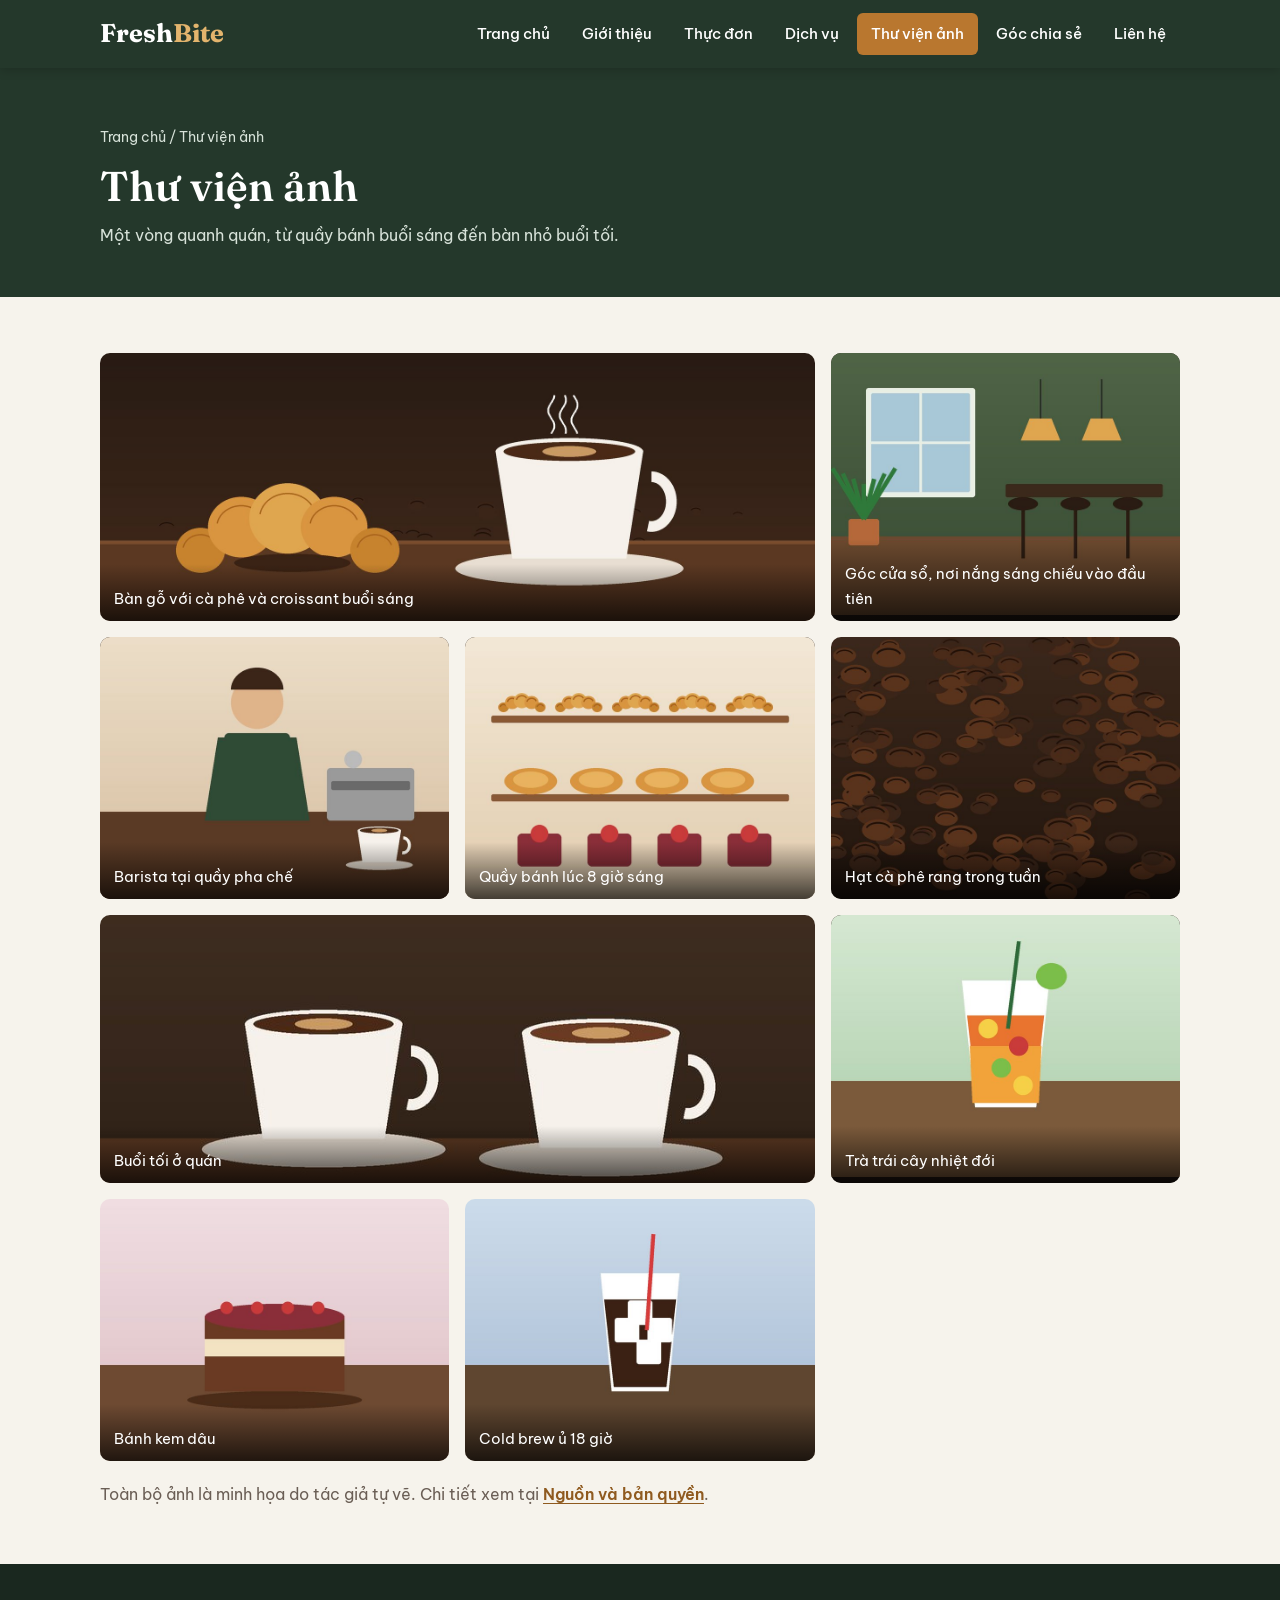
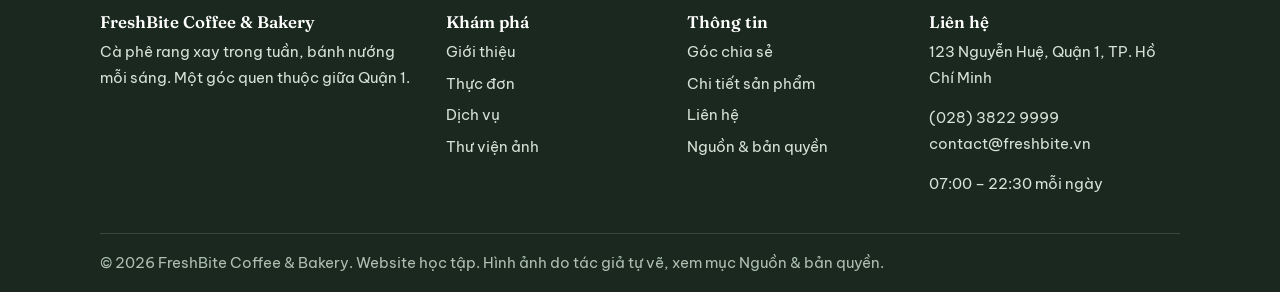
<file: gallery.html>
<!DOCTYPE html>
<html lang="vi">
<head>
  <meta charset="UTF-8">
  <meta name="viewport" content="width=device-width, initial-scale=1.0">
  <meta name="description" content="Hình ảnh không gian, món ăn và nguyên liệu của FreshBite.">
  <title>Thư viện ảnh | FreshBite Coffee &amp; Bakery</title>
  <link rel="preconnect" href="https://fonts.googleapis.com">
  <link rel="preconnect" href="https://fonts.gstatic.com" crossorigin>
  <link href="https://fonts.googleapis.com/css2?family=Be+Vietnam+Pro:wght@400;500;600&amp;family=Fraunces:opsz,wght@9..144,600;9..144,700&amp;display=swap" rel="stylesheet">
  <link rel="stylesheet" href="css/style.css">
</head>
<body>

  <header class="site-header">
    <div class="wrap bar">
      <a href="index.html" class="logo">Fresh<span>Bite</span></a>
      <input type="checkbox" id="nav-toggle" class="nav-toggle" aria-label="Mở menu">
      <label for="nav-toggle" class="burger" aria-hidden="true"><span></span></label>
      <nav class="site-nav" aria-label="Điều hướng chính">
        <ul class="nav-list">
          <li><a href="index.html">Trang chủ</a></li>
          <li><a href="about.html">Giới thiệu</a></li>
          <li><a href="products.html">Thực đơn</a></li>
          <li><a href="services.html">Dịch vụ</a></li>
          <li><a href="gallery.html" aria-current="page">Thư viện ảnh</a></li>
          <li><a href="blog.html">Góc chia sẻ</a></li>
          <li><a href="contact.html">Liên hệ</a></li>
        </ul>
      </nav>
    </div>
  </header>

  <main>
    <section class="page-hero">
      <div class="wrap">
        <p class="crumbs"><a href="index.html">Trang chủ</a> / Thư viện ảnh</p>
        <h1>Thư viện ảnh</h1>
        <p>Một vòng quanh quán, từ quầy bánh buổi sáng đến bàn nhỏ buổi tối.</p>
      </div>
    </section>

    <section class="section">
      <div class="wrap">
        <div class="gallery">
          <figure class="wide"><img src="images/hero.jpg" alt="Bàn gỗ với tách cà phê, bánh croissant và hạt cà phê" loading="lazy"><figcaption>Bàn gỗ với cà phê và croissant buổi sáng</figcaption></figure>
          <figure><img src="images/about.jpg" alt="Không gian quán với cửa sổ lớn và đèn treo" loading="lazy"><figcaption>Góc cửa sổ, nơi nắng sáng chiếu vào đầu tiên</figcaption></figure>
          <figure><img src="images/barista.jpg" alt="Barista đứng cạnh máy pha cà phê" loading="lazy"><figcaption>Barista tại quầy pha chế</figcaption></figure>
          <figure><img src="images/bakery.jpg" alt="Kệ bày bánh croissant, bánh tròn và bánh dâu" loading="lazy"><figcaption>Quầy bánh lúc 8 giờ sáng</figcaption></figure>
          <figure><img src="images/beans.jpg" alt="Hạt cà phê rang" loading="lazy"><figcaption>Hạt cà phê rang trong tuần</figcaption></figure>
          <figure class="wide"><img src="images/night.jpg" alt="Quầy bar buổi tối với dãy đèn vàng" loading="lazy"><figcaption>Buổi tối ở quán</figcaption></figure>
          <figure><img src="images/product3.jpg" alt="Ly trà trái cây nhiệt đới" loading="lazy"><figcaption>Trà trái cây nhiệt đới</figcaption></figure>
          <figure><img src="images/product4.jpg" alt="Lát bánh kem dâu" loading="lazy"><figcaption>Bánh kem dâu</figcaption></figure>
          <figure><img src="images/product5.jpg" alt="Ly cold brew có đá" loading="lazy"><figcaption>Cold brew ủ 18 giờ</figcaption></figure>
        </div>
        <p class="muted" style="margin-top:20px">Toàn bộ ảnh là minh họa do tác giả tự vẽ. Chi tiết xem tại <a class="link" href="about.html#nguon">Nguồn và bản quyền</a>.</p>
      </div>
    </section>
  </main>

  <footer class="site-footer">
    <div class="wrap">
      <div class="footer-grid">
        <div>
          <h3>FreshBite Coffee &amp; Bakery</h3>
          <p>Cà phê rang xay trong tuần, bánh nướng mỗi sáng. Một góc quen thuộc giữa Quận 1.</p>
        </div>
        <div>
          <h3>Khám phá</h3>
          <ul>
            <li><a href="about.html">Giới thiệu</a></li>
            <li><a href="products.html">Thực đơn</a></li>
            <li><a href="services.html">Dịch vụ</a></li>
            <li><a href="gallery.html">Thư viện ảnh</a></li>
          </ul>
        </div>
        <div>
          <h3>Thông tin</h3>
          <ul>
            <li><a href="blog.html">Góc chia sẻ</a></li>
            <li><a href="details.html">Chi tiết sản phẩm</a></li>
            <li><a href="contact.html">Liên hệ</a></li>
            <li><a href="about.html#nguon">Nguồn &amp; bản quyền</a></li>
          </ul>
        </div>
        <div>
          <h3>Liên hệ</h3>
          <p>123 Nguyễn Huệ, Quận 1, TP. Hồ Chí Minh</p>
          <p>(028) 3822 9999<br>contact@freshbite.vn</p>
          <p>07:00 – 22:30 mỗi ngày</p>
        </div>
      </div>
      <p class="copyright">&copy; 2026 FreshBite Coffee &amp; Bakery. Website học tập. Hình ảnh do tác giả tự vẽ, xem mục <a href="about.html#nguon">Nguồn &amp; bản quyền</a>.</p>
    </div>
  </footer>

</body>
</html>
</file>
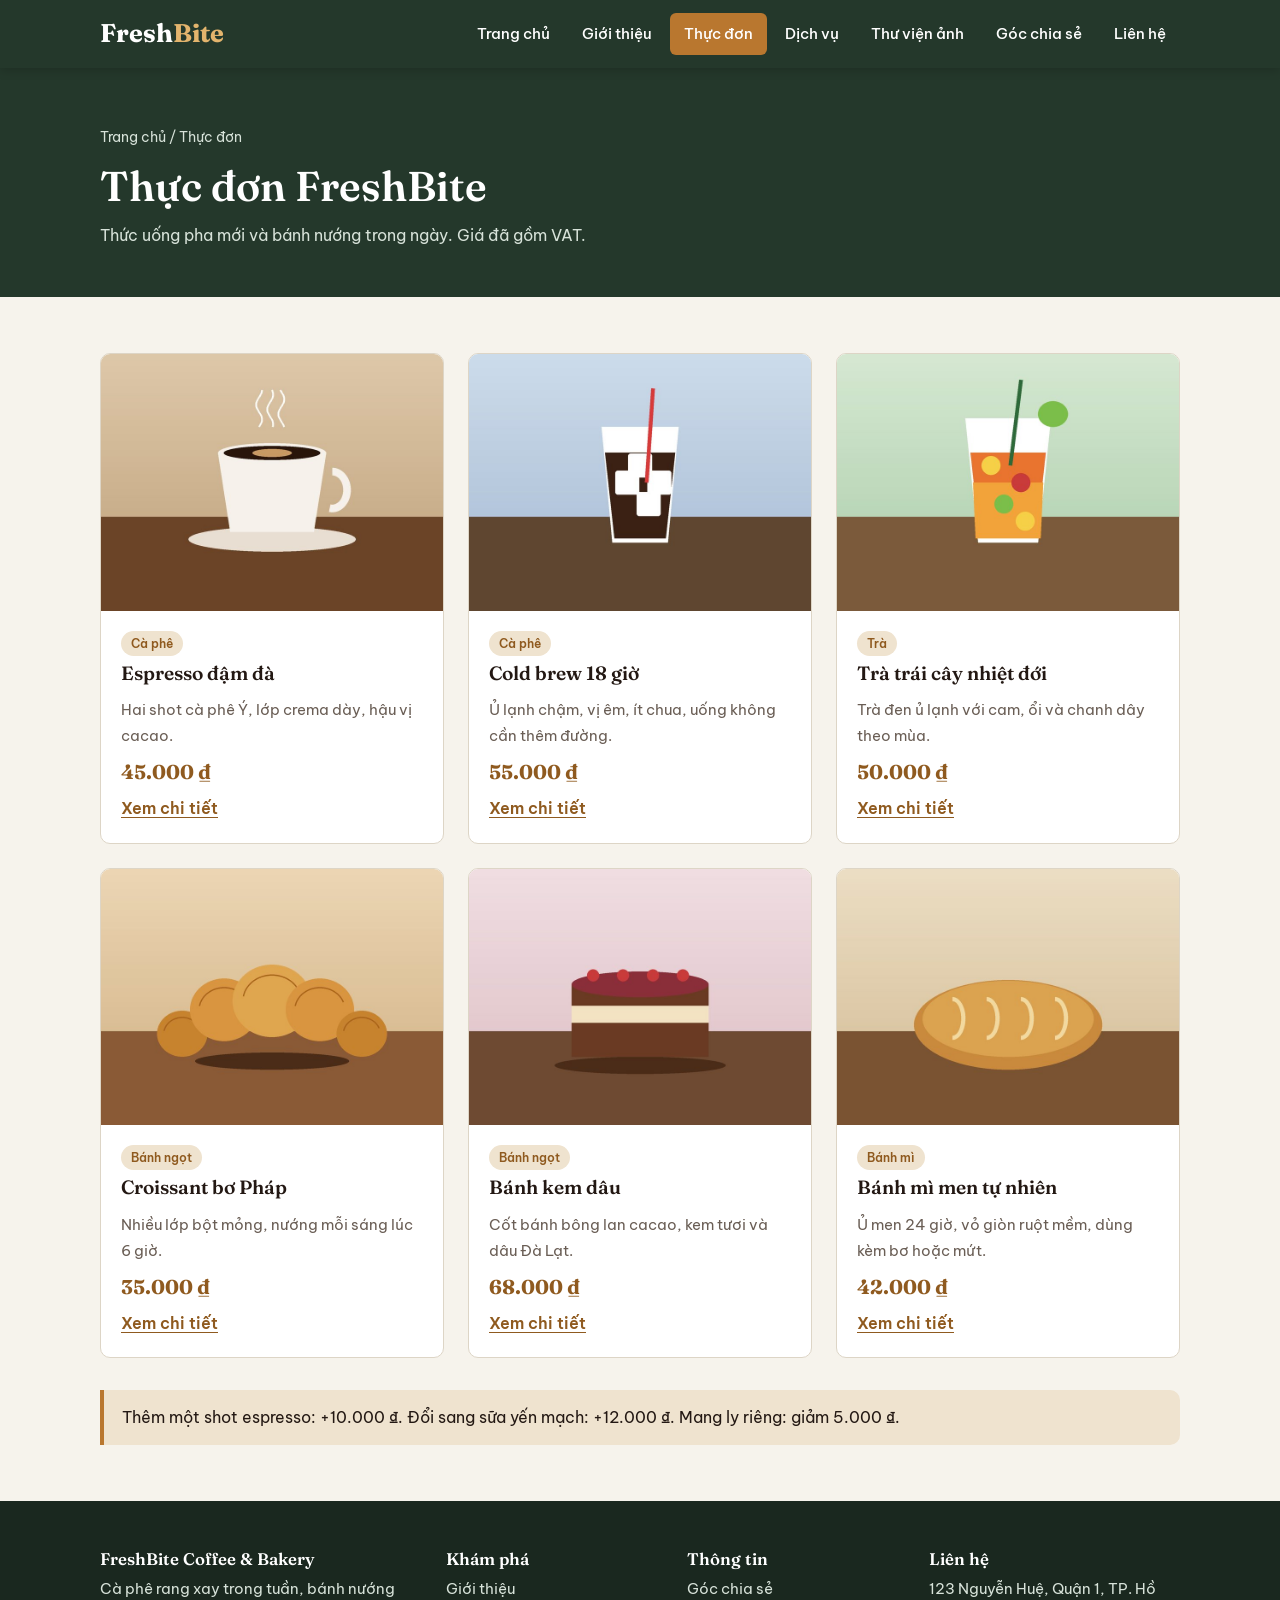
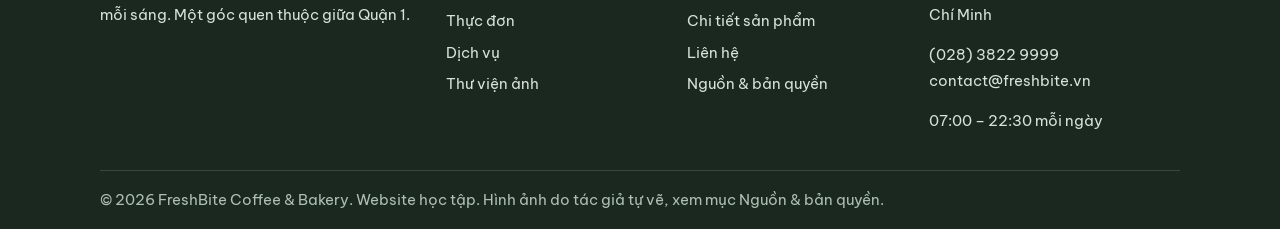
<file: products.html>
<!DOCTYPE html>
<html lang="vi">
<head>
  <meta charset="UTF-8">
  <meta name="viewport" content="width=device-width, initial-scale=1.0">
  <meta name="description" content="Thực đơn cà phê, trà và bánh ngọt của FreshBite.">
  <title>Thực đơn | FreshBite Coffee &amp; Bakery</title>
  <link rel="preconnect" href="https://fonts.googleapis.com">
  <link rel="preconnect" href="https://fonts.gstatic.com" crossorigin>
  <link href="https://fonts.googleapis.com/css2?family=Be+Vietnam+Pro:wght@400;500;600&amp;family=Fraunces:opsz,wght@9..144,600;9..144,700&amp;display=swap" rel="stylesheet">
  <link rel="stylesheet" href="css/style.css">
</head>
<body>

  <header class="site-header">
    <div class="wrap bar">
      <a href="index.html" class="logo">Fresh<span>Bite</span></a>
      <input type="checkbox" id="nav-toggle" class="nav-toggle" aria-label="Mở menu">
      <label for="nav-toggle" class="burger" aria-hidden="true"><span></span></label>
      <nav class="site-nav" aria-label="Điều hướng chính">
        <ul class="nav-list">
          <li><a href="index.html">Trang chủ</a></li>
          <li><a href="about.html">Giới thiệu</a></li>
          <li><a href="products.html" aria-current="page">Thực đơn</a></li>
          <li><a href="services.html">Dịch vụ</a></li>
          <li><a href="gallery.html">Thư viện ảnh</a></li>
          <li><a href="blog.html">Góc chia sẻ</a></li>
          <li><a href="contact.html">Liên hệ</a></li>
        </ul>
      </nav>
    </div>
  </header>

  <main>
    <section class="page-hero">
      <div class="wrap">
        <p class="crumbs"><a href="index.html">Trang chủ</a> / Thực đơn</p>
        <h1>Thực đơn FreshBite</h1>
        <p>Thức uống pha mới và bánh nướng trong ngày. Giá đã gồm VAT.</p>
      </div>
    </section>

    <section class="section">
      <div class="wrap">
        <div class="grid cols-3">
        <article class="card">
          <img src="images/product1.jpg" alt="Tách espresso nóng trên đĩa sứ" loading="lazy">
          <div class="card-body">
            <span class="tag">Cà phê</span>
            <h3>Espresso đậm đà</h3>
            <p>Hai shot cà phê Ý, lớp crema dày, hậu vị cacao.</p>
            <span class="price">45.000 ₫</span>
            <a href="details.html" class="link">Xem chi tiết</a>
          </div>
        </article>
        <article class="card">
          <img src="images/product5.jpg" alt="Ly cà phê ủ lạnh có đá viên" loading="lazy">
          <div class="card-body">
            <span class="tag">Cà phê</span>
            <h3>Cold brew 18 giờ</h3>
            <p>Ủ lạnh chậm, vị êm, ít chua, uống không cần thêm đường.</p>
            <span class="price">55.000 ₫</span>
            <a href="details.html" class="link">Xem chi tiết</a>
          </div>
        </article>
        <article class="card">
          <img src="images/product3.jpg" alt="Ly trà trái cây nhiệt đới nhiều màu" loading="lazy">
          <div class="card-body">
            <span class="tag">Trà</span>
            <h3>Trà trái cây nhiệt đới</h3>
            <p>Trà đen ủ lạnh với cam, ổi và chanh dây theo mùa.</p>
            <span class="price">50.000 ₫</span>
            <a href="details.html" class="link">Xem chi tiết</a>
          </div>
        </article>
        <article class="card">
          <img src="images/product2.jpg" alt="Bánh croissant bơ vàng giòn" loading="lazy">
          <div class="card-body">
            <span class="tag">Bánh ngọt</span>
            <h3>Croissant bơ Pháp</h3>
            <p>Nhiều lớp bột mỏng, nướng mỗi sáng lúc 6 giờ.</p>
            <span class="price">35.000 ₫</span>
            <a href="details.html" class="link">Xem chi tiết</a>
          </div>
        </article>
        <article class="card">
          <img src="images/product4.jpg" alt="Lát bánh kem dâu nhiều tầng" loading="lazy">
          <div class="card-body">
            <span class="tag">Bánh ngọt</span>
            <h3>Bánh kem dâu</h3>
            <p>Cốt bánh bông lan cacao, kem tươi và dâu Đà Lạt.</p>
            <span class="price">68.000 ₫</span>
            <a href="details.html" class="link">Xem chi tiết</a>
          </div>
        </article>
        <article class="card">
          <img src="images/product6.jpg" alt="Ổ bánh mì nướng vàng" loading="lazy">
          <div class="card-body">
            <span class="tag">Bánh mì</span>
            <h3>Bánh mì men tự nhiên</h3>
            <p>Ủ men 24 giờ, vỏ giòn ruột mềm, dùng kèm bơ hoặc mứt.</p>
            <span class="price">42.000 ₫</span>
            <a href="details.html" class="link">Xem chi tiết</a>
          </div>
        </article>
        </div>
        <p class="note" style="margin-top:32px">Thêm một shot espresso: +10.000 ₫. Đổi sang sữa yến mạch: +12.000 ₫. Mang ly riêng: giảm 5.000 ₫.</p>
      </div>
    </section>
  </main>

  <footer class="site-footer">
    <div class="wrap">
      <div class="footer-grid">
        <div>
          <h3>FreshBite Coffee &amp; Bakery</h3>
          <p>Cà phê rang xay trong tuần, bánh nướng mỗi sáng. Một góc quen thuộc giữa Quận 1.</p>
        </div>
        <div>
          <h3>Khám phá</h3>
          <ul>
            <li><a href="about.html">Giới thiệu</a></li>
            <li><a href="products.html">Thực đơn</a></li>
            <li><a href="services.html">Dịch vụ</a></li>
            <li><a href="gallery.html">Thư viện ảnh</a></li>
          </ul>
        </div>
        <div>
          <h3>Thông tin</h3>
          <ul>
            <li><a href="blog.html">Góc chia sẻ</a></li>
            <li><a href="details.html">Chi tiết sản phẩm</a></li>
            <li><a href="contact.html">Liên hệ</a></li>
            <li><a href="about.html#nguon">Nguồn &amp; bản quyền</a></li>
          </ul>
        </div>
        <div>
          <h3>Liên hệ</h3>
          <p>123 Nguyễn Huệ, Quận 1, TP. Hồ Chí Minh</p>
          <p>(028) 3822 9999<br>contact@freshbite.vn</p>
          <p>07:00 – 22:30 mỗi ngày</p>
        </div>
      </div>
      <p class="copyright">&copy; 2026 FreshBite Coffee &amp; Bakery. Website học tập. Hình ảnh do tác giả tự vẽ, xem mục <a href="about.html#nguon">Nguồn &amp; bản quyền</a>.</p>
    </div>
  </footer>

</body>
</html>
</file>
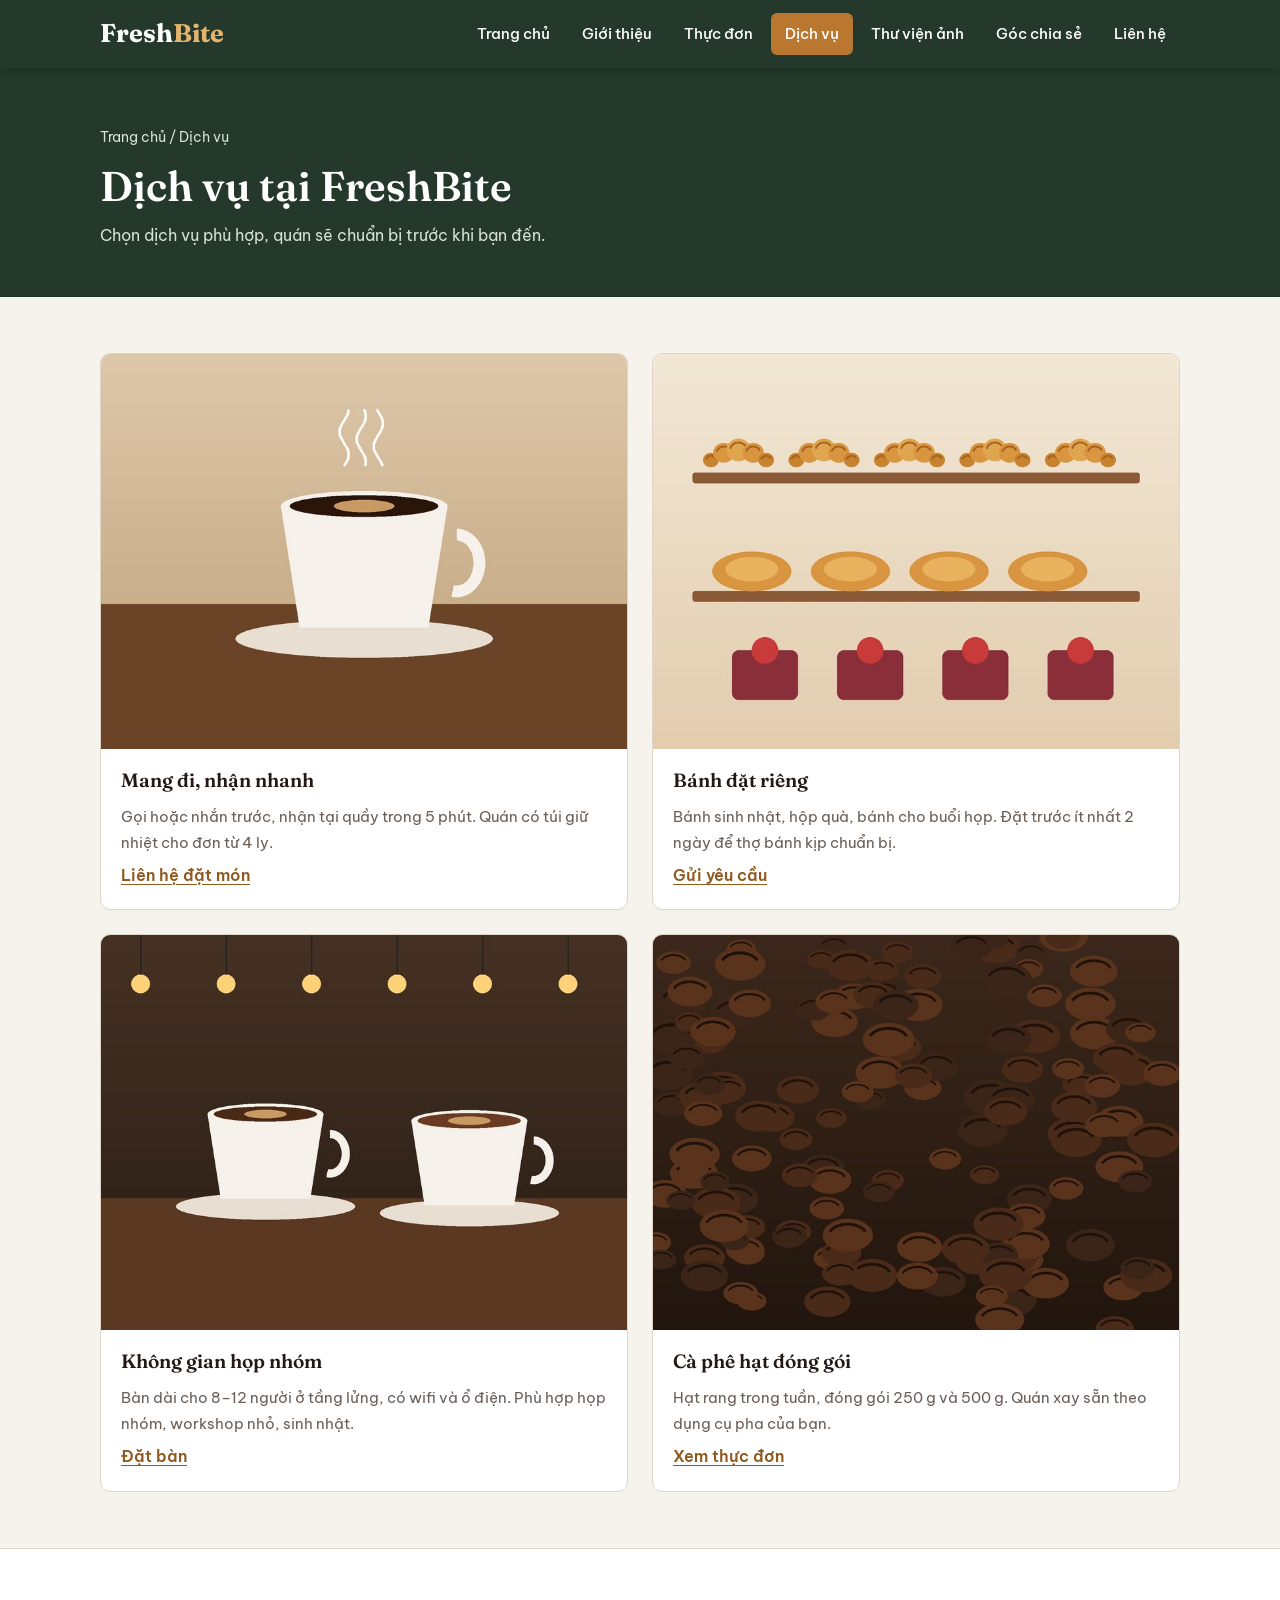
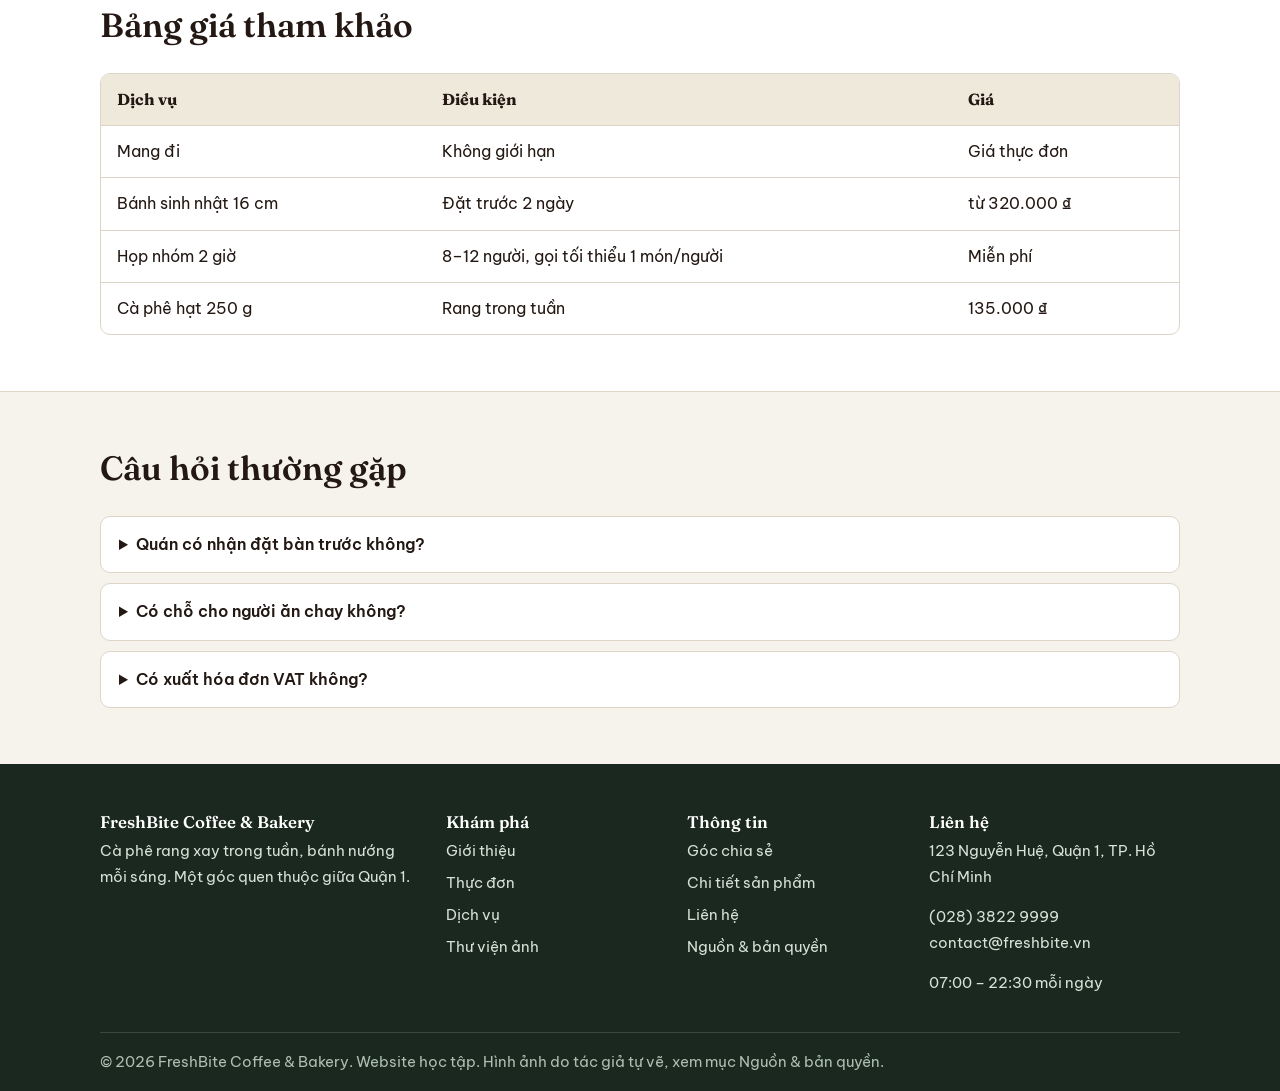
<file: services.html>
<!DOCTYPE html>
<html lang="vi">
<head>
  <meta charset="UTF-8">
  <meta name="viewport" content="width=device-width, initial-scale=1.0">
  <meta name="description" content="Dịch vụ mang đi, bánh đặt riêng, không gian họp nhóm và cà phê hạt tại FreshBite.">
  <title>Dịch vụ | FreshBite Coffee &amp; Bakery</title>
  <link rel="preconnect" href="https://fonts.googleapis.com">
  <link rel="preconnect" href="https://fonts.gstatic.com" crossorigin>
  <link href="https://fonts.googleapis.com/css2?family=Be+Vietnam+Pro:wght@400;500;600&amp;family=Fraunces:opsz,wght@9..144,600;9..144,700&amp;display=swap" rel="stylesheet">
  <link rel="stylesheet" href="css/style.css">
</head>
<body>

  <header class="site-header">
    <div class="wrap bar">
      <a href="index.html" class="logo">Fresh<span>Bite</span></a>
      <input type="checkbox" id="nav-toggle" class="nav-toggle" aria-label="Mở menu">
      <label for="nav-toggle" class="burger" aria-hidden="true"><span></span></label>
      <nav class="site-nav" aria-label="Điều hướng chính">
        <ul class="nav-list">
          <li><a href="index.html">Trang chủ</a></li>
          <li><a href="about.html">Giới thiệu</a></li>
          <li><a href="products.html">Thực đơn</a></li>
          <li><a href="services.html" aria-current="page">Dịch vụ</a></li>
          <li><a href="gallery.html">Thư viện ảnh</a></li>
          <li><a href="blog.html">Góc chia sẻ</a></li>
          <li><a href="contact.html">Liên hệ</a></li>
        </ul>
      </nav>
    </div>
  </header>

  <main>
    <section class="page-hero">
      <div class="wrap">
        <p class="crumbs"><a href="index.html">Trang chủ</a> / Dịch vụ</p>
        <h1>Dịch vụ tại FreshBite</h1>
        <p>Chọn dịch vụ phù hợp, quán sẽ chuẩn bị trước khi bạn đến.</p>
      </div>
    </section>

    <section class="section">
      <div class="wrap">
        <div class="grid cols-2">
          <article class="card"><img src="images/product1.jpg" alt="Tách espresso" loading="lazy"><div class="card-body"><h3>Mang đi, nhận nhanh</h3><p>Gọi hoặc nhắn trước, nhận tại quầy trong 5 phút. Quán có túi giữ nhiệt cho đơn từ 4 ly.</p><a href="contact.html" class="link">Liên hệ đặt món</a></div></article>
          <article class="card"><img src="images/bakery.jpg" alt="Kệ bánh ngọt và bánh nướng" loading="lazy"><div class="card-body"><h3>Bánh đặt riêng</h3><p>Bánh sinh nhật, hộp quà, bánh cho buổi họp. Đặt trước ít nhất 2 ngày để thợ bánh kịp chuẩn bị.</p><a href="contact.html" class="link">Gửi yêu cầu</a></div></article>
          <article class="card"><img src="images/night.jpg" alt="Quán buổi tối với đèn vàng" loading="lazy"><div class="card-body"><h3>Không gian họp nhóm</h3><p>Bàn dài cho 8–12 người ở tầng lửng, có wifi và ổ điện. Phù hợp họp nhóm, workshop nhỏ, sinh nhật.</p><a href="contact.html" class="link">Đặt bàn</a></div></article>
          <article class="card"><img src="images/beans.jpg" alt="Hạt cà phê rang" loading="lazy"><div class="card-body"><h3>Cà phê hạt đóng gói</h3><p>Hạt rang trong tuần, đóng gói 250 g và 500 g. Quán xay sẵn theo dụng cụ pha của bạn.</p><a href="products.html" class="link">Xem thực đơn</a></div></article>
        </div>
      </div>
    </section>

    <section class="section alt">
      <div class="wrap">
        <div class="section-head"><h2>Bảng giá tham khảo</h2></div>
        <div class="table-scroll">
          <table>
            <thead><tr><th>Dịch vụ</th><th>Điều kiện</th><th>Giá</th></tr></thead>
            <tbody>
              <tr><td>Mang đi</td><td>Không giới hạn</td><td>Giá thực đơn</td></tr>
              <tr><td>Bánh sinh nhật 16 cm</td><td>Đặt trước 2 ngày</td><td>từ 320.000 ₫</td></tr>
              <tr><td>Họp nhóm 2 giờ</td><td>8–12 người, gọi tối thiểu 1 món/người</td><td>Miễn phí</td></tr>
              <tr><td>Cà phê hạt 250 g</td><td>Rang trong tuần</td><td>135.000 ₫</td></tr>
            </tbody>
          </table>
        </div>
      </div>
    </section>

    <section class="section">
      <div class="wrap">
        <div class="section-head"><h2>Câu hỏi thường gặp</h2></div>
        <details><summary>Quán có nhận đặt bàn trước không?</summary><p>Có, cho nhóm từ 6 người. Gọi (028) 3822 9999 hoặc gửi form ở trang Liên hệ.</p></details>
        <details><summary>Có chỗ cho người ăn chay không?</summary><p>Có. Croissant bơ không chay, nhưng bánh mì men tự nhiên và trà trái cây đều chay. Quán có sữa yến mạch cho cà phê.</p></details>
        <details><summary>Có xuất hóa đơn VAT không?</summary><p>Có. Vui lòng báo nhân viên trước khi thanh toán.</p></details>
      </div>
    </section>
  </main>

  <footer class="site-footer">
    <div class="wrap">
      <div class="footer-grid">
        <div>
          <h3>FreshBite Coffee &amp; Bakery</h3>
          <p>Cà phê rang xay trong tuần, bánh nướng mỗi sáng. Một góc quen thuộc giữa Quận 1.</p>
        </div>
        <div>
          <h3>Khám phá</h3>
          <ul>
            <li><a href="about.html">Giới thiệu</a></li>
            <li><a href="products.html">Thực đơn</a></li>
            <li><a href="services.html">Dịch vụ</a></li>
            <li><a href="gallery.html">Thư viện ảnh</a></li>
          </ul>
        </div>
        <div>
          <h3>Thông tin</h3>
          <ul>
            <li><a href="blog.html">Góc chia sẻ</a></li>
            <li><a href="details.html">Chi tiết sản phẩm</a></li>
            <li><a href="contact.html">Liên hệ</a></li>
            <li><a href="about.html#nguon">Nguồn &amp; bản quyền</a></li>
          </ul>
        </div>
        <div>
          <h3>Liên hệ</h3>
          <p>123 Nguyễn Huệ, Quận 1, TP. Hồ Chí Minh</p>
          <p>(028) 3822 9999<br>contact@freshbite.vn</p>
          <p>07:00 – 22:30 mỗi ngày</p>
        </div>
      </div>
      <p class="copyright">&copy; 2026 FreshBite Coffee &amp; Bakery. Website học tập. Hình ảnh do tác giả tự vẽ, xem mục <a href="about.html#nguon">Nguồn &amp; bản quyền</a>.</p>
    </div>
  </footer>

</body>
</html>
</file>
<file: css/style.css>
:root {
  --green: #24382b;
  --green-soft: #3a5a44;
  --caramel: #b9772f;
  --caramel-dark: #8f5a1f;
  --ink: #231813;
  --muted: #6a5e55;
  --paper: #f6f3ec;
  --white: #ffffff;
  --line: #ddd5c6;
  --radius: 10px;
  --wrap: 1120px;
  --font-head: 'Fraunces', Georgia, 'Times New Roman', serif;
  --font-body: 'Be Vietnam Pro', 'Segoe UI', Tahoma, Arial, sans-serif;
}

*, *::before, *::after { margin: 0; padding: 0; box-sizing: border-box; }
html { scroll-behavior: smooth; }
img { max-width: 100%; height: auto; display: block; }
ul { list-style: none; }
a { color: inherit; }

body {
  font-family: var(--font-body);
  font-size: 1rem;
  line-height: 1.7;
  color: var(--ink);
  background: var(--paper);
  display: flex;
  flex-direction: column;
  min-height: 100vh;
}
h1, h2, h3, h4 { font-family: var(--font-head); line-height: 1.2; font-weight: 600; }
h1 { font-size: clamp(2rem, 5vw, 3.4rem); }
h2 { font-size: clamp(1.5rem, 3.2vw, 2.1rem); margin-bottom: .6rem; }
h3 { font-size: 1.2rem; margin-bottom: .4rem; }
p + p { margin-top: .9rem; }
.lead { font-size: 1.1rem; color: var(--muted); max-width: 62ch; }
.muted { color: var(--muted); }
:focus-visible { outline: 3px solid var(--caramel); outline-offset: 2px; }

.wrap { max-width: var(--wrap); margin: 0 auto; padding: 0 20px; }
main { flex: 1; }
.section { padding: 56px 0; }
.section.alt { background: var(--white); border-block: 1px solid var(--line); }
.section.dark { background: var(--green); color: var(--white); }
.section.dark .lead, .section.dark p { color: #d7e2d9; }
.section-head { margin-bottom: 28px; }
.section-head.row { display: flex; justify-content: space-between; align-items: end; gap: 16px; flex-wrap: wrap; }

.site-header {
  background: var(--green);
  color: var(--white);
  position: sticky; top: 0; z-index: 100;
  box-shadow: 0 2px 10px rgba(0,0,0,.18);
}
.bar { display: flex; align-items: center; justify-content: space-between; min-height: 68px; gap: 16px; }
.logo { font-family: var(--font-head); font-size: 1.6rem; font-weight: 700; text-decoration: none; color: var(--white); }
.logo span { color: #e3b46d; }
.nav-toggle { position: absolute; opacity: 0; pointer-events: none; }
.burger { display: none; cursor: pointer; padding: 10px; border-radius: 6px; }
.burger span, .burger span::before, .burger span::after {
  content: ''; display: block; width: 24px; height: 2px; background: var(--white); position: relative; transition: transform .25s, background .25s;
}
.burger span::before { position: absolute; top: -7px; }
.burger span::after { position: absolute; top: 7px; }
.nav-list { display: flex; gap: 4px; }
.nav-list a {
  display: block; padding: 8px 14px; border-radius: 6px; text-decoration: none; font-weight: 500; font-size: .95rem; transition: background .2s;
}
.nav-list a:hover { background: rgba(255,255,255,.12); }
.nav-list a[aria-current="page"] { background: var(--caramel); }

.hero {
  background: linear-gradient(90deg, rgba(25,16,11,.82) 0%, rgba(25,16,11,.45) 60%, rgba(25,16,11,.15) 100%), url('../images/hero.jpg') center / cover no-repeat;
  color: var(--white);
  padding: clamp(64px, 12vw, 140px) 0;
}
.hero h1 { max-width: 16ch; margin-bottom: 1rem; }
.hero p { max-width: 50ch; font-size: 1.1rem; color: #f0e6d8; margin-bottom: 1.6rem; }
.hero .actions { display: flex; flex-wrap: wrap; gap: 12px; }
.page-hero { background: var(--green); color: var(--white); padding: 48px 0; }
.page-hero p { color: #d7e2d9; max-width: 60ch; margin-top: .6rem; }
.page-hero h1 { font-size: clamp(1.8rem, 4vw, 2.6rem); }
.crumbs { font-size: .88rem; margin-bottom: .8rem; color: #b9cdbd; }
.crumbs a { text-decoration: none; }
.crumbs a:hover { text-decoration: underline; }

.grid { display: grid; gap: 24px; }
.grid.cols-2 { grid-template-columns: repeat(2, 1fr); }
.grid.cols-3 { grid-template-columns: repeat(3, 1fr); }
.grid.cols-4 { grid-template-columns: repeat(4, 1fr); }
.card {
  background: var(--white);
  border: 1px solid var(--line);
  border-radius: var(--radius);
  overflow: hidden;
  display: flex; flex-direction: column;
}
.card img { width: 100%; aspect-ratio: 4 / 3; object-fit: cover; }
.card-body { padding: 20px; display: flex; flex-direction: column; flex: 1; gap: 6px; }
.card-body p { color: var(--muted); font-size: .96rem; }
.card-body .btn, .card-body .link { margin-top: auto; align-self: flex-start; }
.card.plain { padding: 24px; }
.card.plain .icon { font-size: 1.8rem; margin-bottom: 8px; }
.price { font-family: var(--font-head); font-size: 1.25rem; font-weight: 700; color: var(--caramel-dark); }
.tag { display: inline-block; font-size: .78rem; padding: 2px 10px; border-radius: 99px; background: #efe3cf; color: var(--caramel-dark); align-self: flex-start; font-weight: 600; }
a.card { text-decoration: none; transition: border-color .2s; }
a.card:hover { border-color: var(--caramel); }

.btn {
  display: inline-block; background: var(--caramel); color: var(--white); padding: 11px 24px; border-radius: 6px;
  text-decoration: none; font-weight: 600; font-family: var(--font-body); font-size: 1rem; border: 2px solid var(--caramel); cursor: pointer; transition: background .2s, color .2s;
}
.btn:hover { background: var(--caramel-dark); border-color: var(--caramel-dark); }
.btn.ghost { background: transparent; border-color: currentColor; }
.btn.ghost:hover { background: rgba(255,255,255,.14); }
.btn.ghost.on-light { color: var(--green); }
.btn.ghost.on-light:hover { background: var(--green); color: var(--white); border-color: var(--green); }
.link { color: var(--caramel-dark); font-weight: 600; text-decoration: underline; text-underline-offset: 3px; }
.link:hover { color: var(--green); }

.split { display: grid; grid-template-columns: 1fr 1fr; gap: 40px; align-items: center; }
.split.top { align-items: start; }
.split img { border-radius: var(--radius); width: 100%; }
.stats { display: grid; grid-template-columns: repeat(4, 1fr); gap: 16px; text-align: center; }
.stats strong { display: block; font-family: var(--font-head); font-size: 2rem; color: #e3b46d; }
.timeline { border-left: 3px solid var(--caramel); padding-left: 24px; display: grid; gap: 22px; }
.timeline li { position: relative; }
.timeline li::before { content: ''; position: absolute; left: -33px; top: 7px; width: 13px; height: 13px; border-radius: 50%; background: var(--caramel); border: 3px solid var(--paper); }
.timeline strong { font-family: var(--font-head); font-size: 1.1rem; }
.check-list li { padding-left: 28px; position: relative; margin-bottom: 8px; }
.check-list li::before { content: '✓'; position: absolute; left: 0; color: var(--green-soft); font-weight: 700; }
.table-scroll { overflow-x: auto; border: 1px solid var(--line); border-radius: var(--radius); background: var(--white); }
table { width: 100%; border-collapse: collapse; min-width: 480px; }
th, td { padding: 12px 16px; text-align: left; border-bottom: 1px solid var(--line); }
th { background: #efe9dc; font-family: var(--font-head); }
tr:last-child td { border-bottom: 0; }
details { background: var(--white); border: 1px solid var(--line); border-radius: var(--radius); padding: 14px 18px; }
details + details { margin-top: 10px; }
summary { cursor: pointer; font-weight: 600; }
details p { margin-top: 10px; color: var(--muted); }
.gallery { display: grid; grid-template-columns: repeat(3, 1fr); gap: 16px; }
.gallery figure { position: relative; overflow: hidden; border-radius: var(--radius); background: var(--ink); }
.gallery img { width: 100%; aspect-ratio: 4 / 3; object-fit: cover; transition: transform .35s; }
.gallery figure:hover img { transform: scale(1.04); }
.gallery figure.wide { grid-column: span 2; }
.gallery figure.wide img { aspect-ratio: 8 / 3; }
.gallery figcaption { position: absolute; left: 0; right: 0; bottom: 0; padding: 22px 14px 10px; color: var(--white); font-size: .92rem; background: linear-gradient(transparent, rgba(0,0,0,.7)); }
.post-meta { font-size: .85rem; color: var(--muted); }
.sidebar { display: grid; gap: 20px; align-content: start; }
.sidebar .box { background: var(--white); border: 1px solid var(--line); border-radius: var(--radius); padding: 20px; }
.sidebar li { padding: 7px 0; border-bottom: 1px solid var(--line); }
.sidebar li:last-child { border: 0; }
.sidebar a { text-decoration: none; }
.sidebar a:hover { color: var(--caramel-dark); }
.blog-layout { display: grid; grid-template-columns: 1fr 300px; gap: 32px; }
.note { background: #efe3cf; border-left: 4px solid var(--caramel); padding: 14px 18px; border-radius: 0 var(--radius) var(--radius) 0; }
.cta { text-align: center; }
.cta .actions { display: flex; gap: 12px; justify-content: center; flex-wrap: wrap; margin-top: 20px; }
.source-list li { margin-bottom: 8px; }

.form-group { margin-bottom: 18px; }
.form-group label { display: block; margin-bottom: 6px; font-weight: 600; }
.form-group input, .form-group textarea, .form-group select {
  width: 100%; padding: 11px 12px; border: 1px solid #bdb3a1; border-radius: 6px; font: inherit; background: var(--white); color: var(--ink);
}
.form-group input:focus, .form-group textarea:focus, .form-group select:focus { outline: 3px solid rgba(185,119,47,.35); border-color: var(--caramel); }
.info-list li { padding: 12px 0; border-bottom: 1px solid var(--line); }
.info-list strong { display: block; font-family: var(--font-head); }

.site-footer { background: #1a281f; color: #d7e2d9; padding: 48px 0 0; margin-top: auto; }
.footer-grid { display: grid; grid-template-columns: 1.5fr 1fr 1fr 1.2fr; gap: 32px; }
.site-footer h3 { color: var(--white); font-size: 1.05rem; }
.site-footer a { text-decoration: none; }
.site-footer a:hover { text-decoration: underline; color: #e3b46d; }
.site-footer li { margin-bottom: 6px; font-size: .95rem; }
.site-footer p { font-size: .95rem; }
.copyright { margin-top: 36px; padding: 16px 0; border-top: 1px solid rgba(255,255,255,.14); font-size: .85rem; color: #aebfb2; }

@media (max-width: 1024px) {
  .grid.cols-4 { grid-template-columns: repeat(2, 1fr); }
  .footer-grid { grid-template-columns: 1fr 1fr; }
  .blog-layout { grid-template-columns: 1fr; }
}
@media (max-width: 820px) {
  .grid.cols-3 { grid-template-columns: repeat(2, 1fr); }
  .split { grid-template-columns: 1fr; gap: 24px; }
  .stats { grid-template-columns: repeat(2, 1fr); }
  .gallery { grid-template-columns: repeat(2, 1fr); }
  .burger { display: block; }
  .site-nav { position: absolute; top: 100%; left: 0; right: 0; background: var(--green); max-height: 0; overflow: hidden; transition: max-height .3s; box-shadow: 0 8px 12px rgba(0,0,0,.2); }
  .nav-list { flex-direction: column; padding: 8px 20px 16px; }
  .nav-list a { padding: 12px 14px; }
  .nav-toggle:checked ~ .site-nav { max-height: 520px; }
  .nav-toggle:checked ~ .burger span { background: transparent; }
  .nav-toggle:checked ~ .burger span::before { top: 0; transform: rotate(45deg); background: var(--white); }
  .nav-toggle:checked ~ .burger span::after { top: 0; transform: rotate(-45deg); background: var(--white); }
  .nav-toggle:focus-visible ~ .burger { outline: 3px solid var(--caramel); }
  .bar { position: relative; }
}
@media (max-width: 560px) {
  .section { padding: 40px 0; }
  .grid.cols-2, .grid.cols-3, .grid.cols-4 { grid-template-columns: 1fr; }
  .gallery { grid-template-columns: 1fr; }
  .gallery figure.wide { grid-column: auto; }
  .gallery figure.wide img { aspect-ratio: 4 / 3; }
  .footer-grid { grid-template-columns: 1fr; }
  .hero { background: linear-gradient(rgba(25,16,11,.72), rgba(25,16,11,.72)), url('../images/hero.jpg') 70% center / cover no-repeat; }
  .hero .actions .btn, .cta .actions .btn { width: 100%; text-align: center; }
}
@media (prefers-reduced-motion: reduce) {
  * { transition: none !important; scroll-behavior: auto !important; }
}
</file>
